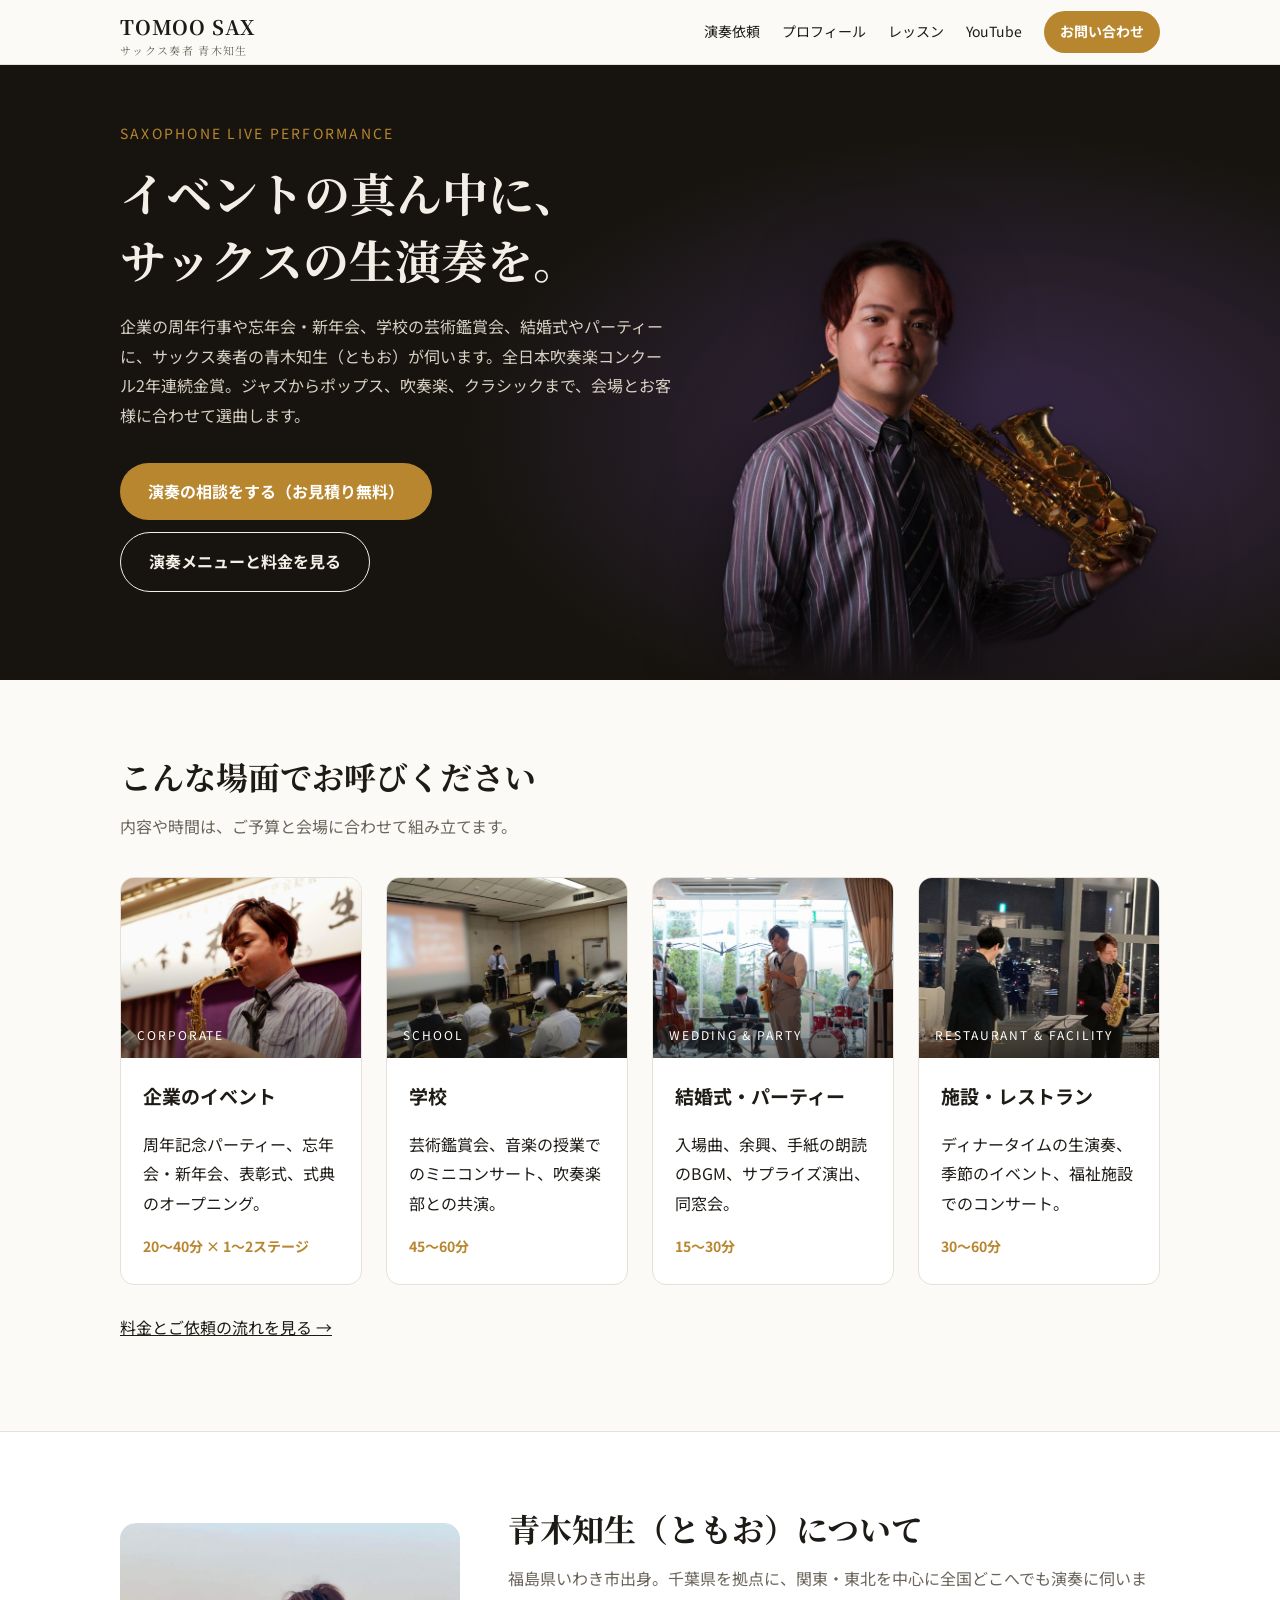
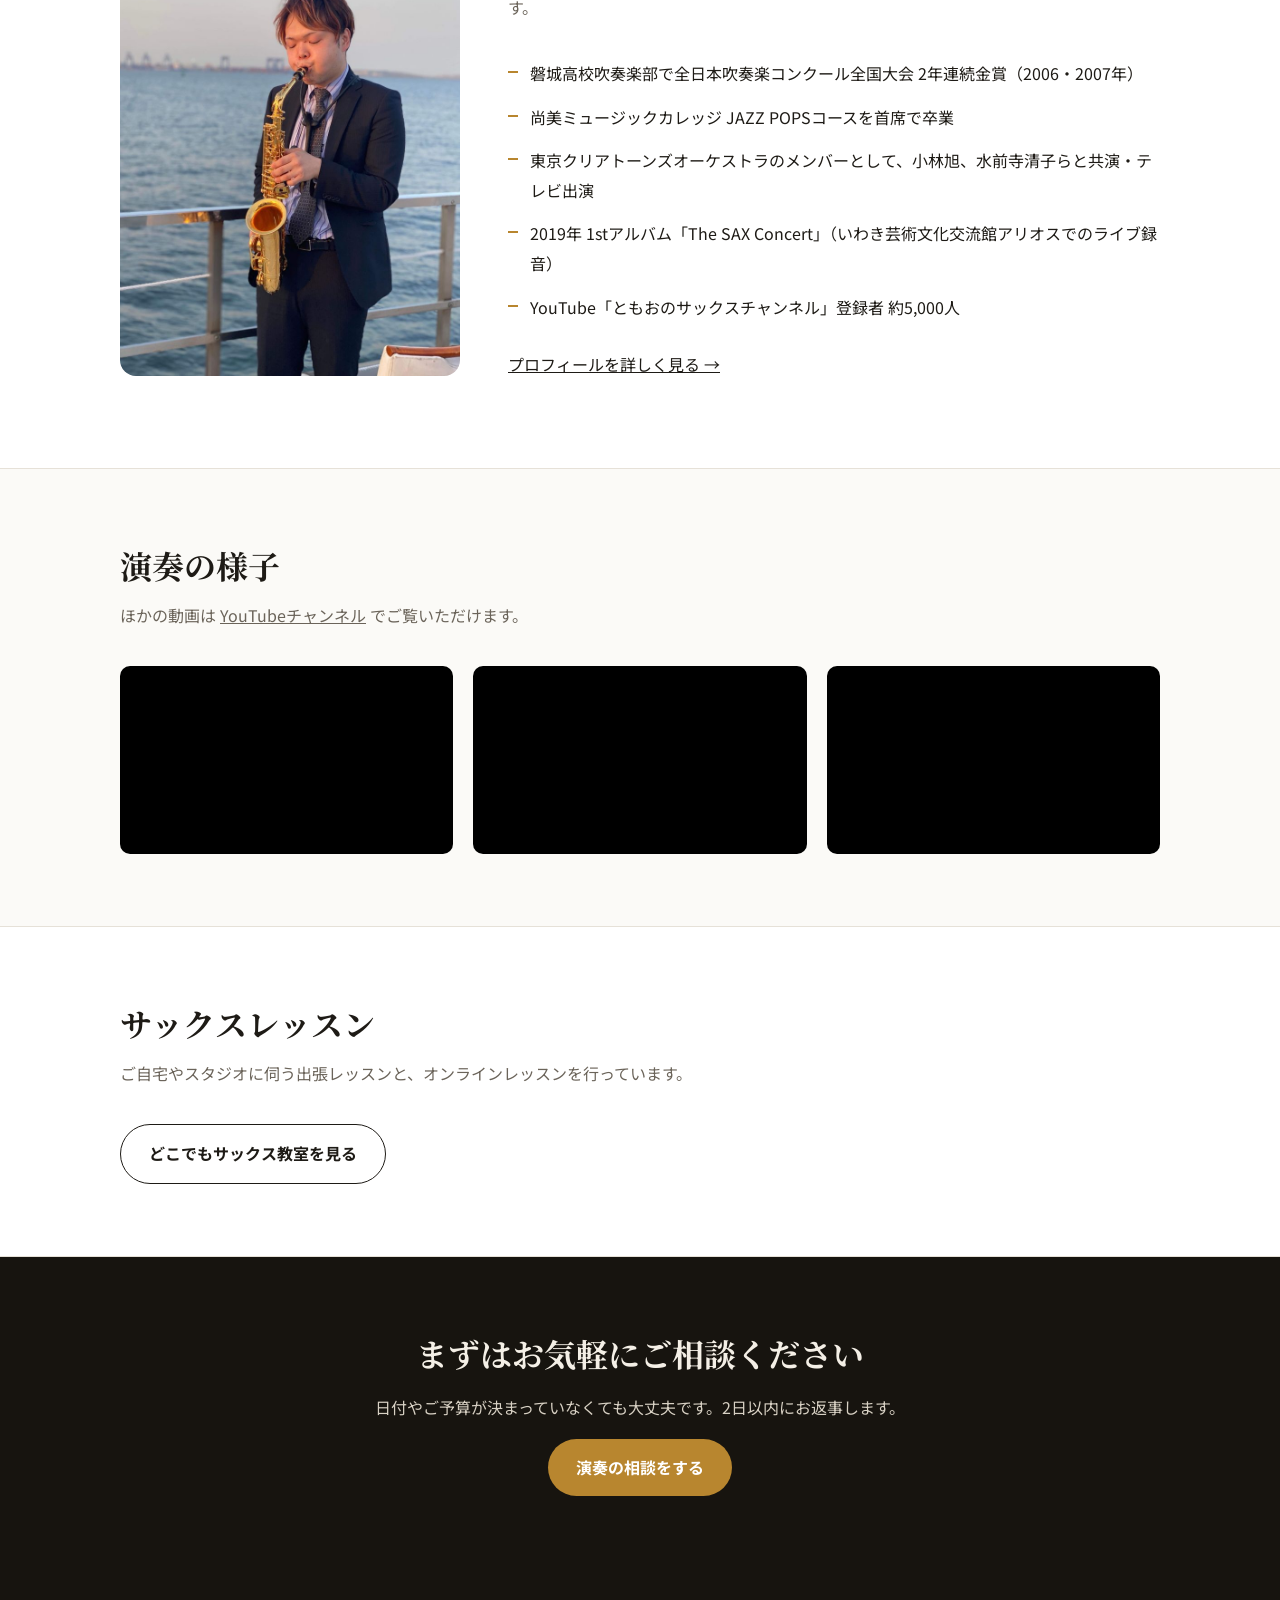
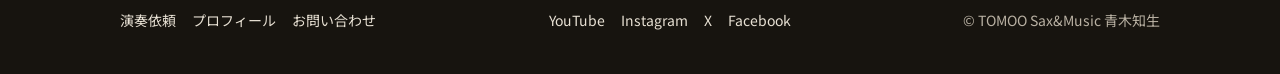
<file: index.html>
<!doctype html>
<html lang="ja">
<head>
<meta charset="utf-8">
<meta name="viewport" content="width=device-width, initial-scale=1">
<title>サックス奏者 青木知生（ともお）｜演奏依頼・企業イベント・学校公演</title>
<meta name="description" content="関東・東北を中心に全国で演奏するサックス奏者、青木知生（ともお）の公式サイト。企業の周年行事や忘年会、学校の芸術鑑賞会、結婚式やパーティーでの生演奏をお引き受けします。">
<link rel="preconnect" href="https://fonts.googleapis.com">
<link href="https://fonts.googleapis.com/css2?family=Noto+Sans+JP:wght@400;500;700&family=Noto+Serif+JP:wght@700&display=swap" rel="stylesheet">
<link rel="stylesheet" href="assets/style.css?v=20261027b">
</head>
<body>

<header class="site-header">
  <div class="wrap">
    <a class="logo" href="index.html">TOMOO SAX<small>サックス奏者 青木知生</small></a>
    <button class="nav-toggle" aria-label="メニュー" onclick="document.querySelector('.nav').classList.toggle('open')">MENU</button>
    <nav class="nav">
      <a href="play.html">演奏依頼</a>
      <a href="profile.html">プロフィール</a>
      <a href="https://peraichi.com/landing_pages/view/dokodemo-s-sax/" target="_blank" rel="noopener">レッスン</a>
      <a href="https://www.youtube.com/@tomoosax" target="_blank" rel="noopener">YouTube</a>
      <a class="btn" href="contact.html">お問い合わせ</a>
    </nav>
  </div>
</header>

<div class="hero with-photo cutout">
  <div class="wrap">
    <div>
    <p class="eyebrow">SAXOPHONE LIVE PERFORMANCE</p>
    <h1>イベントの真ん中に、<br>サックスの生演奏を。</h1>
    <p class="lead">企業の周年行事や忘年会・新年会、学校の芸術鑑賞会、結婚式やパーティーに、サックス奏者の青木知生（ともお）が伺います。全日本吹奏楽コンクール2年連続金賞。ジャズからポップス、吹奏楽、クラシックまで、会場とお客様に合わせて選曲します。</p>
    <div class="actions">
      <a class="btn" href="contact.html?type=perform">演奏の相談をする（お見積り無料）</a>
      <a class="btn ghost" href="play.html">演奏メニューと料金を見る</a>
    </div>
    </div>
    <div class="hero-cutout"><picture><source srcset="assets/img/portrait-cutout.webp" type="image/webp"><img src="assets/img/portrait-cutout.png" alt="アルトサックスを肩にかけたサックス奏者 青木知生" width="900" height="914" style="height:auto"></picture></div>
  </div>
</div>

<section>
  <div class="wrap">
    <h2>こんな場面でお呼びください</h2>
    <p class="sub">内容や時間は、ご予算と会場に合わせて組み立てます。</p>
    <div class="scenes">
      <div class="scene">
        <div class="photo corp has-img"><svg viewBox="0 0 64 64" fill="none" stroke-width="2" stroke-linecap="round" stroke-linejoin="round"><path d="M18 8h12l-1 14a5 5 0 0 1-10 0z"/><path d="M24 27v20M18 47h12"/><path d="M36 8h12l-1 14a5 5 0 0 1-10 0z" transform="rotate(12 42 20)"/><path d="M40 27l-3 20M33 46l11 2"/><path d="M30 4l2-3M34 5l3-2"/></svg><span class="tag">CORPORATE</span></div>
        <div class="body"><h3>企業のイベント</h3>
        <p>周年記念パーティー、忘年会・新年会、表彰式、式典のオープニング。</p>
        <p class="meta">20〜40分 × 1〜2ステージ</p></div>
      </div>
      <div class="scene">
        <div class="photo school has-img"><svg viewBox="0 0 64 64" fill="none" stroke-width="2" stroke-linecap="round" stroke-linejoin="round"><path d="M8 54h48M12 54V28l20-12 20 12v26"/><path d="M26 54V42h12v12"/><circle cx="32" cy="30" r="4"/><path d="M32 16V6l8 3-8 3"/></svg><span class="tag">SCHOOL</span></div>
        <div class="body"><h3>学校</h3>
        <p>芸術鑑賞会、音楽の授業でのミニコンサート、吹奏楽部との共演。</p>
        <p class="meta">45〜60分</p></div>
      </div>
      <div class="scene">
        <div class="photo wed has-img"><svg viewBox="0 0 64 64" fill="none" stroke-width="2" stroke-linecap="round" stroke-linejoin="round"><circle cx="25" cy="38" r="13"/><circle cx="39" cy="38" r="13"/><path d="M21 21l4-6 4 6"/></svg><span class="tag">WEDDING & PARTY</span></div>
        <div class="body"><h3>結婚式・パーティー</h3>
        <p>入場曲、余興、手紙の朗読のBGM、サプライズ演出、同窓会。</p>
        <p class="meta">15〜30分</p></div>
      </div>
      <div class="scene">
        <div class="photo rest has-img"><svg viewBox="0 0 64 64" fill="none" stroke-width="2" stroke-linecap="round" stroke-linejoin="round"><path d="M22 8h20l-2 18a8 8 0 0 1-16 0z"/><path d="M32 34v18M24 54h16"/><path d="M23 18h18"/></svg><span class="tag">RESTAURANT & FACILITY</span></div>
        <div class="body"><h3>施設・レストラン</h3>
        <p>ディナータイムの生演奏、季節のイベント、福祉施設でのコンサート。</p>
        <p class="meta">30〜60分</p></div>
      </div>
    </div>
    <p style="margin-top:28px"><a href="play.html">料金とご依頼の流れを見る →</a></p>
  </div>
</section>

<section class="alt">
  <div class="wrap">
<div class="split">
      <div class="portrait"><img src="assets/img/cruise.jpg" alt="クルーズ船のデッキでサックスを演奏する青木知生" loading="lazy"></div>
      <div>
    <h2>青木知生（ともお）について</h2>
    <p class="sub">福島県いわき市出身。千葉県を拠点に、関東・東北を中心に全国どこへでも演奏に伺います。</p>
    <ul class="highlights">
      <li>磐城高校吹奏楽部で全日本吹奏楽コンクール全国大会 2年連続金賞（2006・2007年）</li>
      <li>尚美ミュージックカレッジ JAZZ POPSコースを首席で卒業</li>
      <li>東京クリアトーンズオーケストラのメンバーとして、小林旭、水前寺清子らと共演・テレビ出演</li>
      <li>2019年 1stアルバム「The SAX Concert」（いわき芸術文化交流館アリオスでのライブ録音）</li>
      <li>YouTube「ともおのサックスチャンネル」登録者 約5,000人</li>
    </ul>
    <p style="margin-top:28px"><a href="profile.html">プロフィールを詳しく見る →</a></p>
        </div>
    </div>
  </div>
</section>

<section>
  <div class="wrap">
    <h2>演奏の様子</h2>
    <p class="sub">ほかの動画は <a href="https://www.youtube.com/@tomoosax" target="_blank" rel="noopener">YouTubeチャンネル</a> でご覧いただけます。</p>
    <div class="video-grid">
      <div class="video"><iframe src="https://www.youtube.com/embed/Qg5RARUeY1w" title="演奏動画" loading="lazy" allowfullscreen></iframe></div>
      <div class="video"><iframe src="https://www.youtube.com/embed/3jKmE4kuEbE" title="演奏動画" loading="lazy" allowfullscreen></iframe></div>
      <div class="video"><iframe src="https://www.youtube.com/embed/UOg9yYQGwys" title="演奏動画" loading="lazy" allowfullscreen></iframe></div>
    </div>
  </div>
</section>

<section class="alt">
  <div class="wrap">
    <h2>サックスレッスン</h2>
    <p class="sub">ご自宅やスタジオに伺う出張レッスンと、オンラインレッスンを行っています。</p>
    <a class="btn ghost" href="https://peraichi.com/landing_pages/view/dokodemo-s-sax/" target="_blank" rel="noopener">どこでもサックス教室を見る</a>
  </div>
</section>

<section class="cta">
  <div class="wrap">
    <h2>まずはお気軽にご相談ください</h2>
    <p>日付やご予算が決まっていなくても大丈夫です。2日以内にお返事します。</p>
    <a class="btn" href="contact.html?type=perform">演奏の相談をする</a>
  </div>
</section>

<footer class="site-footer">
  <div class="wrap">
    <div>
      <a href="play.html">演奏依頼</a><a href="profile.html">プロフィール</a><a href="contact.html">お問い合わせ</a>
    </div>
    <div>
      <a href="https://www.youtube.com/@tomoosax" target="_blank" rel="noopener">YouTube</a><a href="https://www.instagram.com/tomoosax">Instagram</a><a href="https://twitter.com/tomooaokisax">X</a><a href="https://www.facebook.com/tomoo.april">Facebook</a>
    </div>
    <div>© TOMOO Sax&amp;Music 青木知生</div>
  </div>
</footer>

</body>
</html>
</file>
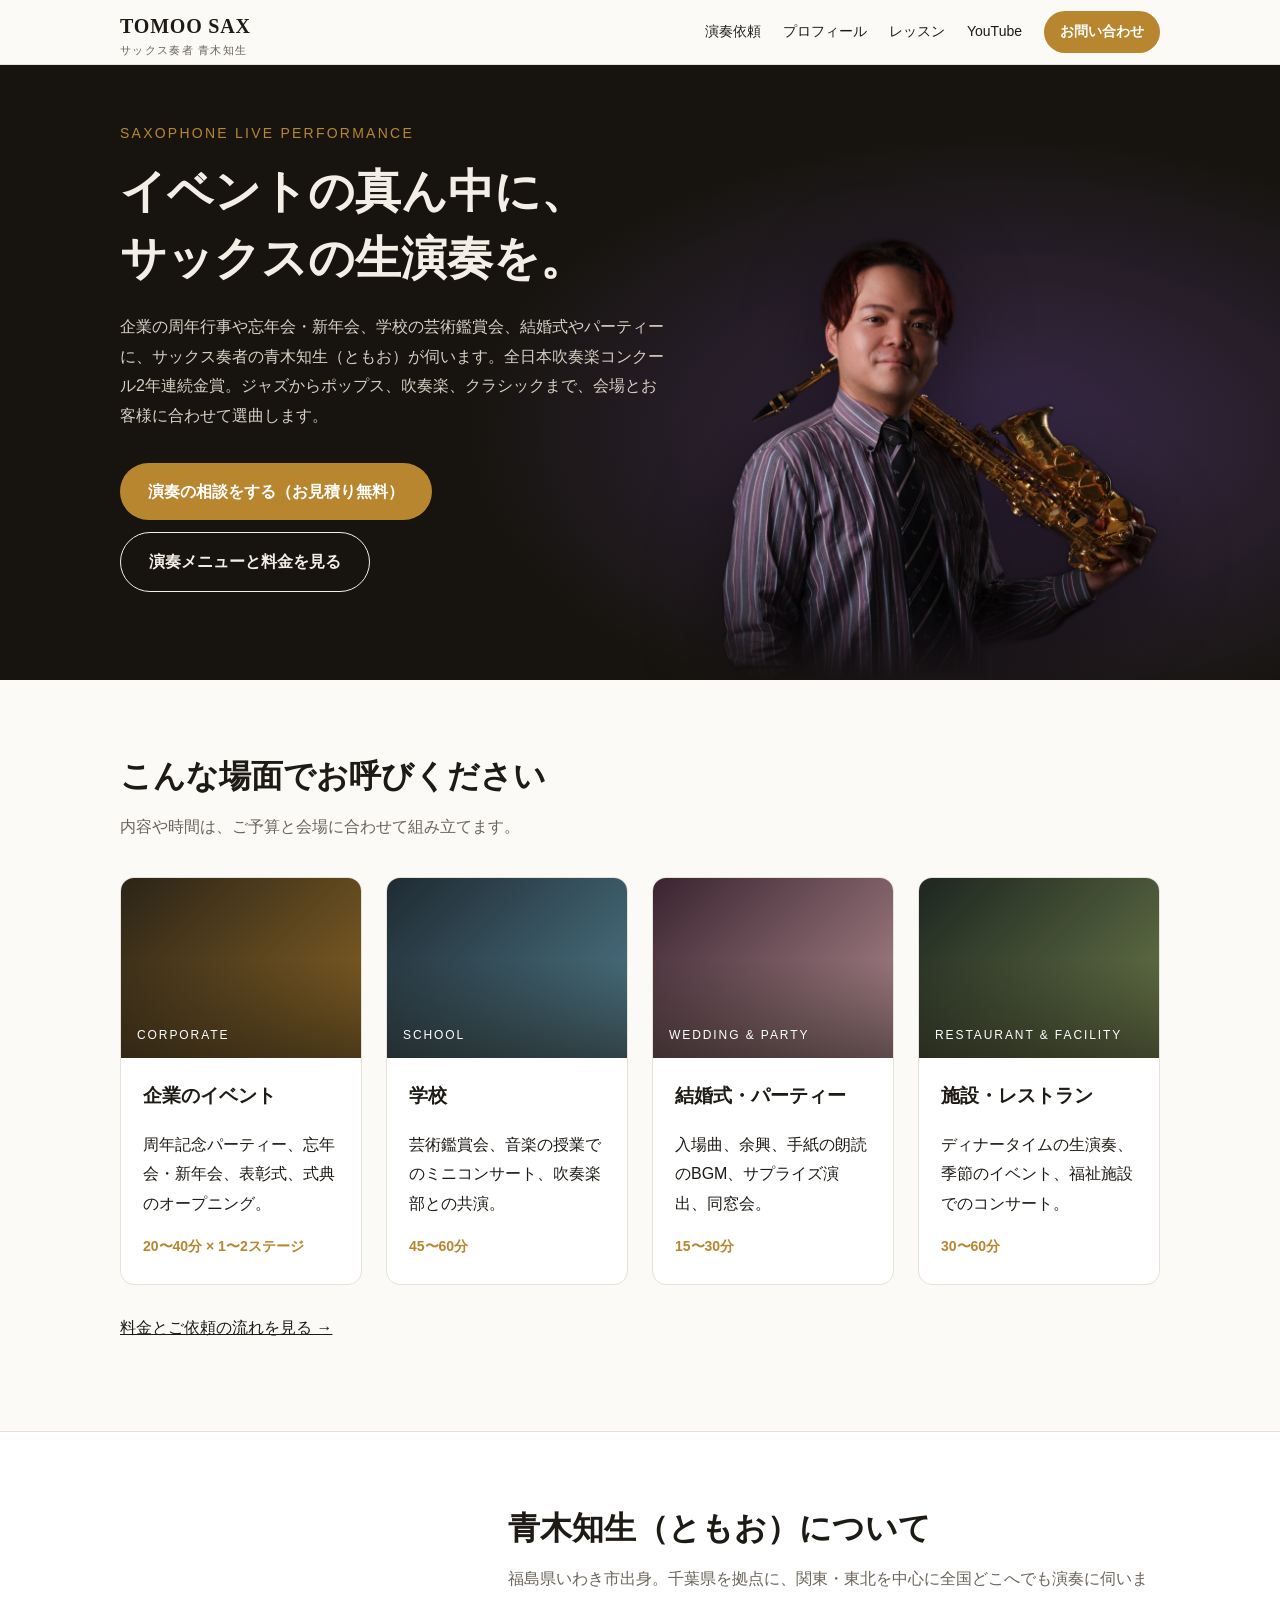
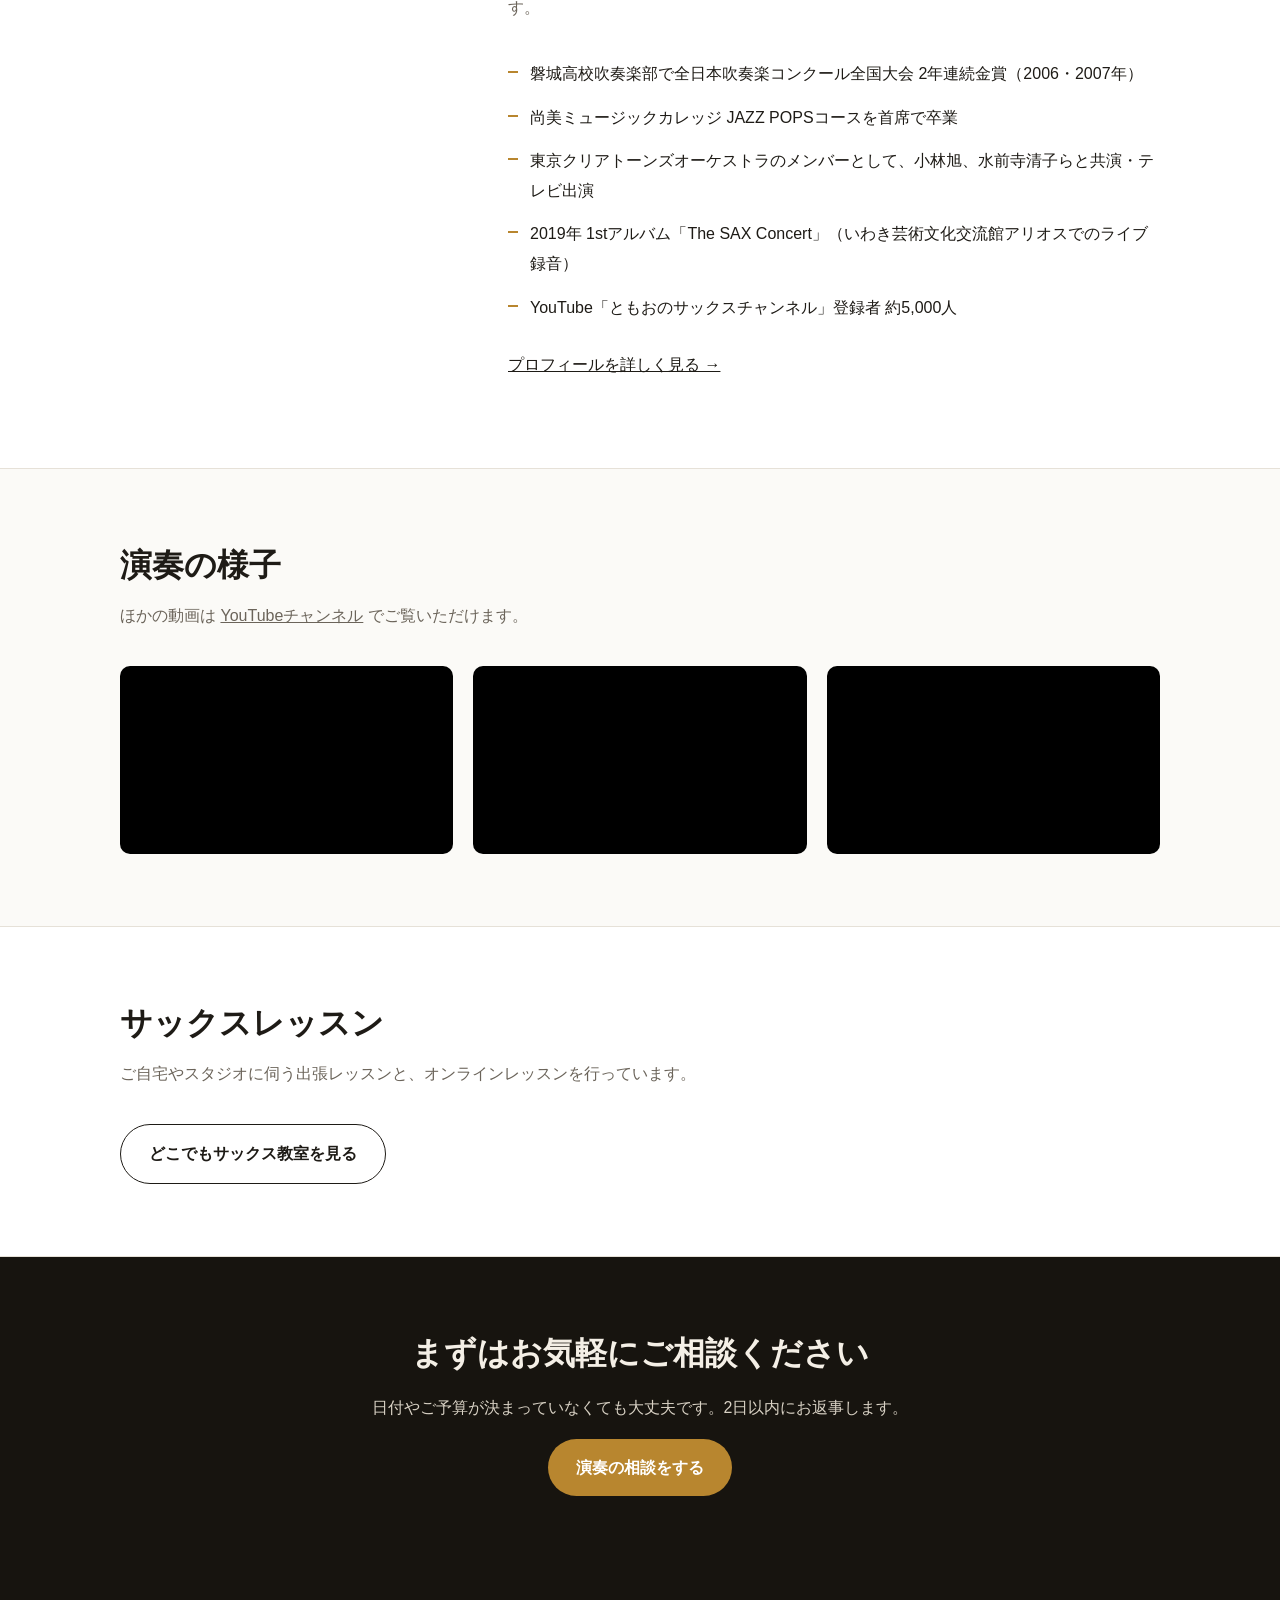
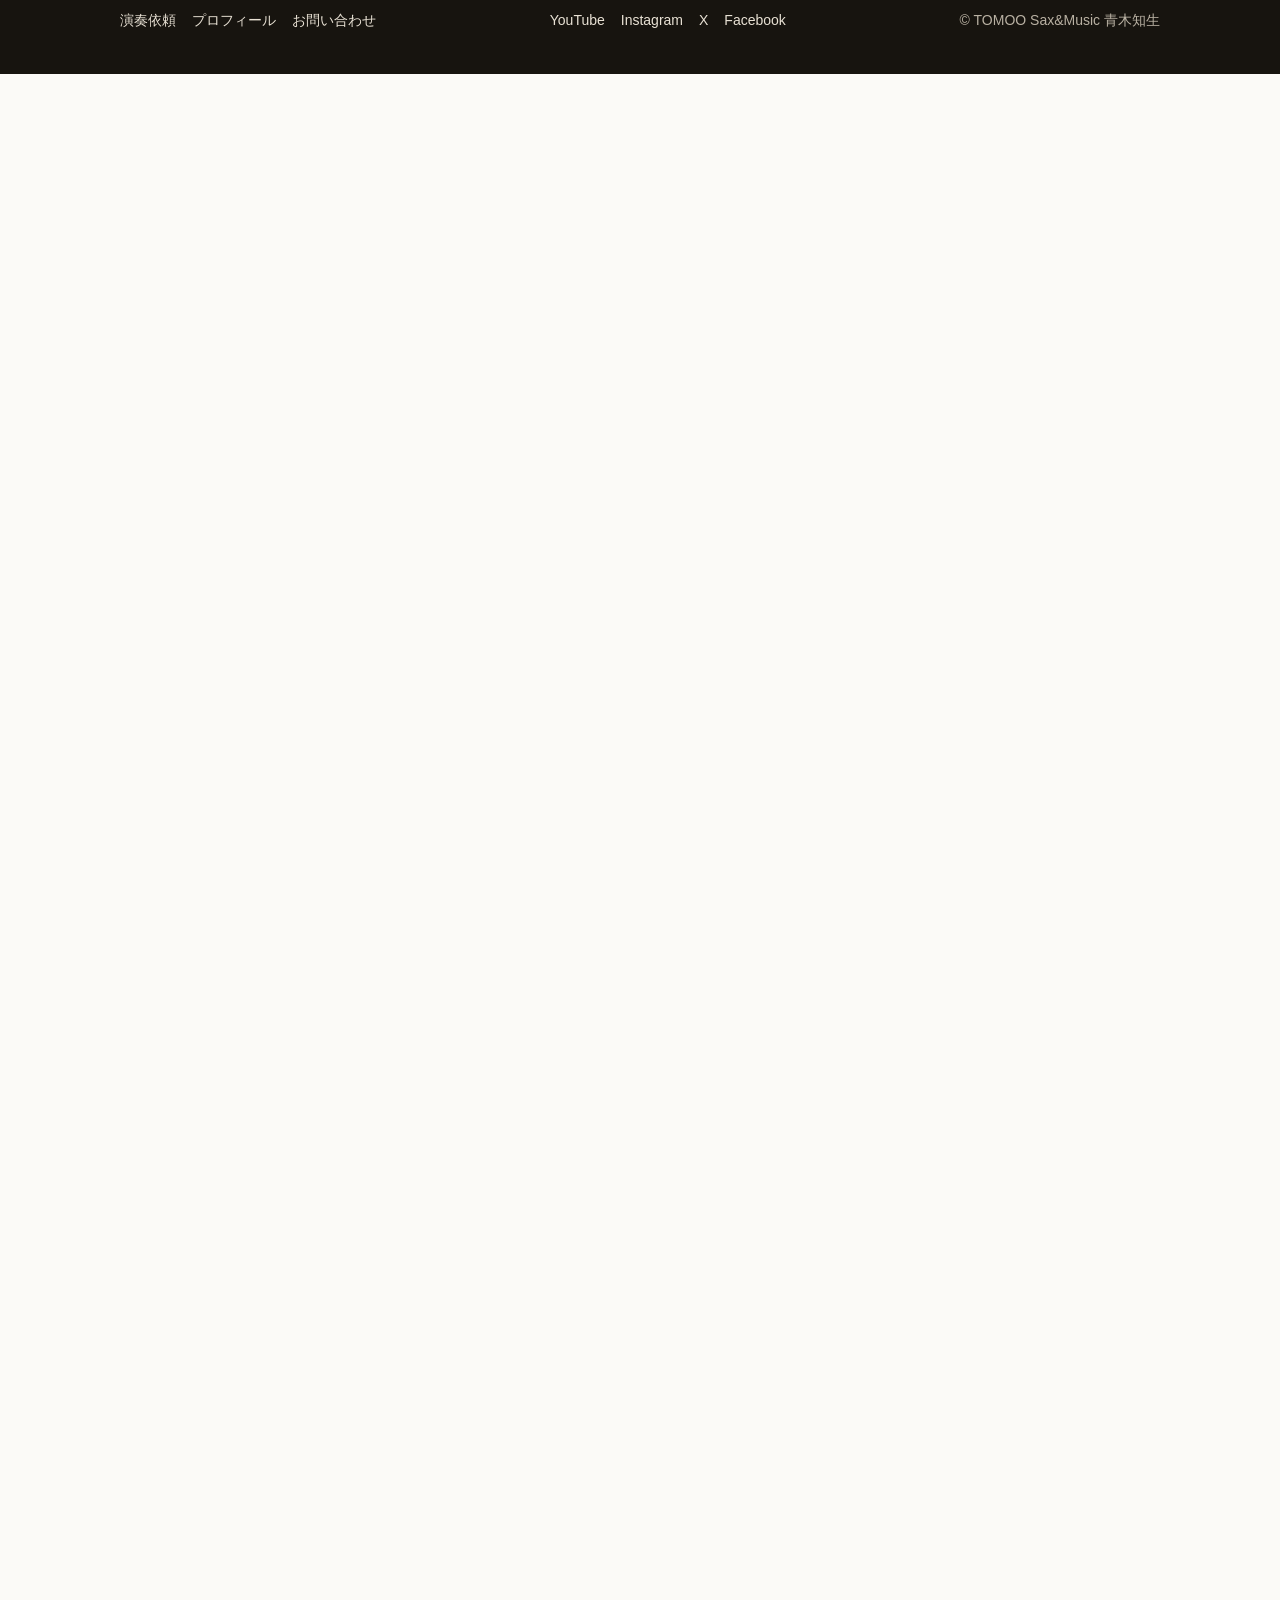
<file: blog/index.html>
<!doctype html>
<html lang="ja"><head><meta charset="utf-8">
<title>ページは移動しました｜サックス奏者 青木知生（ともお）</title>
<link rel="canonical" href="https://tomoosax.com/">
<meta http-equiv="refresh" content="0; url=../index.html">
</head><body><p><a href="../index.html">トップページへ移動します</a></p></body></html>
</file>
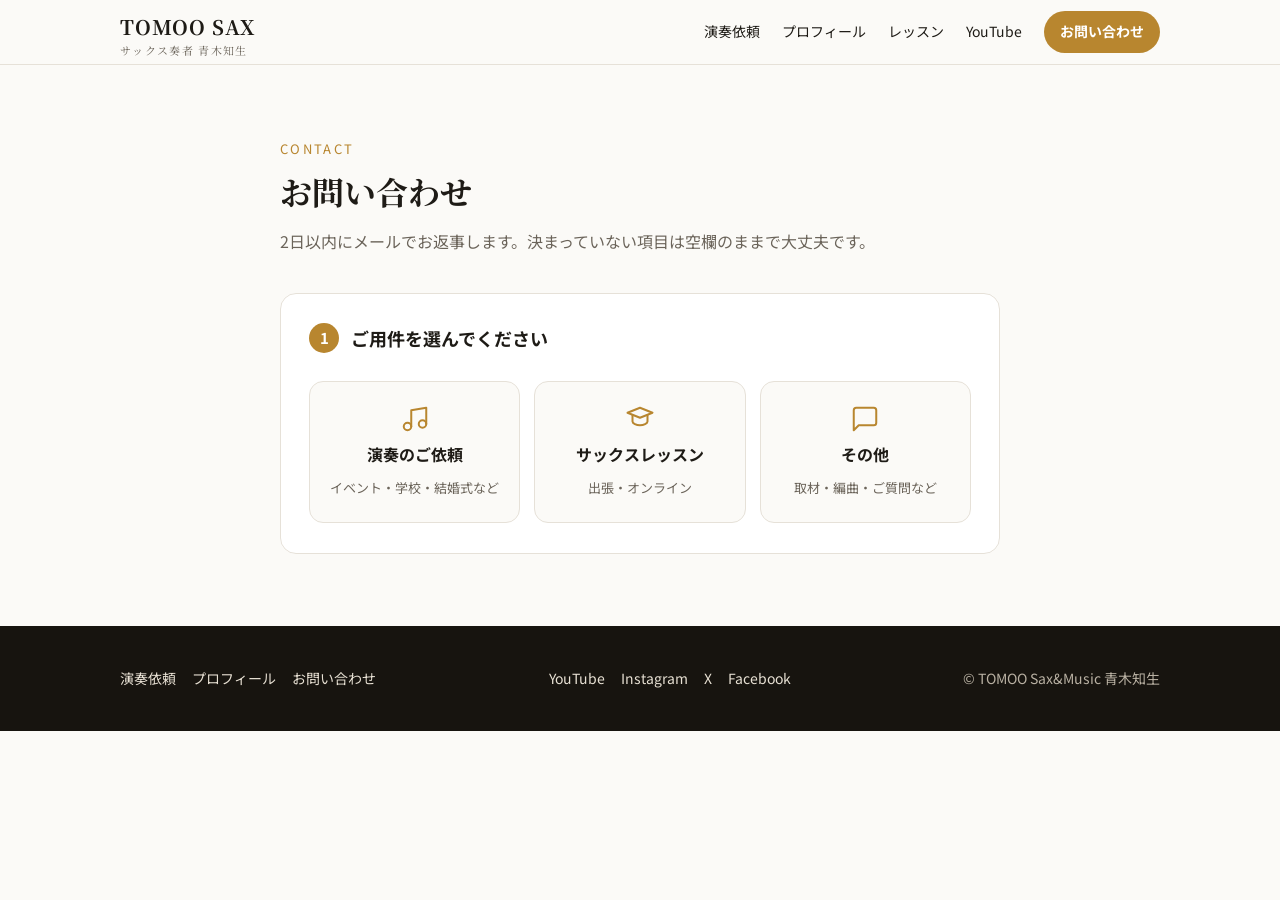
<file: contact.html>
<!doctype html>
<html lang="ja">
<head>
<meta charset="utf-8">
<meta name="viewport" content="width=device-width, initial-scale=1">
<title>お問い合わせ｜サックス奏者 青木知生（ともお）</title>
<meta name="description" content="演奏のご依頼、レッスン、ご質問はこちらから。2日以内にお返事します。">
<link rel="preconnect" href="https://fonts.googleapis.com">
<link href="https://fonts.googleapis.com/css2?family=Noto+Sans+JP:wght@400;500;700&family=Noto+Serif+JP:wght@700&display=swap" rel="stylesheet">
<link rel="stylesheet" href="assets/style.css?v=20261027b">
</head>
<body>

<header class="site-header">
  <div class="wrap">
    <a class="logo" href="index.html">TOMOO SAX<small>サックス奏者 青木知生</small></a>
    <button class="nav-toggle" aria-label="メニュー" onclick="document.querySelector('.nav').classList.toggle('open')">MENU</button>
    <nav class="nav">
      <a href="play.html">演奏依頼</a>
      <a href="profile.html">プロフィール</a>
      <a href="https://peraichi.com/landing_pages/view/dokodemo-s-sax/" target="_blank" rel="noopener">レッスン</a>
      <a href="https://www.youtube.com/@tomoosax" target="_blank" rel="noopener">YouTube</a>
      <a class="btn" href="contact.html">お問い合わせ</a>
    </nav>
  </div>
</header>

<section class="contact-page">
  <div class="wrap narrow">
    <p class="eyebrow-dark">CONTACT</p>
    <h2>お問い合わせ</h2>
    <p class="sub">2日以内にメールでお返事します。決まっていない項目は空欄のままで大丈夫です。</p>

    <form class="contact" id="contact-form" action="https://api.web3forms.com/submit" method="POST">
      <input type="hidden" name="access_key" value="23d27b51-87de-41e0-92f3-be9485057de4">
      <input type="hidden" name="subject" id="subject" value="【HP】お問い合わせがありました">
      <input type="hidden" name="from_name" value="tomoosax.com お問い合わせ">
      <input type="hidden" name="redirect" id="next-url" value="">
      <input type="checkbox" name="botcheck" style="display:none" tabindex="-1" autocomplete="off">

      <!-- STEP 1 -->
      <fieldset class="step">
        <legend><span class="num">1</span>ご用件を選んでください</legend>
        <div class="choice-grid">
          <label class="choice">
            <input type="radio" name="ご用件" value="演奏のご依頼" data-panel="perform" required>
            <span class="choice-body">
              <svg viewBox="0 0 24 24" fill="none" stroke-width="1.6" stroke-linecap="round" stroke-linejoin="round"><path d="M9 18V5l12-2v13"/><circle cx="6" cy="18" r="3"/><circle cx="18" cy="16" r="3"/></svg>
              <strong>演奏のご依頼</strong>
              <small>イベント・学校・結婚式など</small>
            </span>
          </label>
          <label class="choice">
            <input type="radio" name="ご用件" value="レッスン" data-panel="lesson">
            <span class="choice-body">
              <svg viewBox="0 0 24 24" fill="none" stroke-width="1.6" stroke-linecap="round" stroke-linejoin="round"><path d="M2 7l10-4 10 4-10 4z"/><path d="M6 9v5c0 1.5 3 3 6 3s6-1.5 6-3V9"/></svg>
              <strong>サックスレッスン</strong>
              <small>出張・オンライン</small>
            </span>
          </label>
          <label class="choice">
            <input type="radio" name="ご用件" value="その他" data-panel="other">
            <span class="choice-body">
              <svg viewBox="0 0 24 24" fill="none" stroke-width="1.6" stroke-linecap="round" stroke-linejoin="round"><path d="M21 15a2 2 0 0 1-2 2H7l-4 4V5a2 2 0 0 1 2-2h14a2 2 0 0 1 2 2z"/></svg>
              <strong>その他</strong>
              <small>取材・編曲・ご質問など</small>
            </span>
          </label>
        </div>
      </fieldset>

      <!-- STEP 2: 演奏 -->
      <fieldset class="step panel" data-panel="perform" hidden>
        <legend><span class="num">2</span>演奏の内容</legend>
        <div class="field">
          <span class="label">どんな場面ですか？</span>
          <div class="chips">
            <label><input type="radio" name="場面" value="企業のイベント" required><span>企業のイベント</span></label>
            <label><input type="radio" name="場面" value="学校"><span>学校</span></label>
            <label><input type="radio" name="場面" value="結婚式・パーティー"><span>結婚式・パーティー</span></label>
            <label><input type="radio" name="場面" value="施設・レストラン"><span>施設・レストラン</span></label>
            <label><input type="radio" name="場面" value="その他"><span>その他</span></label>
          </div>
        </div>
        <div class="row2">
          <label class="field"><span class="label">日付 <em>未定でも可</em></span><input name="日付" placeholder="例：2027年3月中旬"></label>
          <label class="field"><span class="label">会場 <em>市区町村まで</em></span><input name="会場" placeholder="例：千葉県柏市"></label>
        </div>
        <div class="row2">
          <label class="field"><span class="label">人数の目安</span>
            <select name="人数">
              <option value="">選んでください</option>
              <option>〜30名</option><option>30〜100名</option><option>100〜300名</option><option>300名以上</option><option>未定</option>
            </select>
          </label>
          <label class="field"><span class="label">ご予算</span>
            <select name="ご予算">
              <option value="">選んでください</option>
              <option>〜5万円</option><option>5〜10万円</option><option>10万円以上</option><option>相談したい</option>
            </select>
          </label>
        </div>
        <div class="field">
          <span class="label">編成のご希望</span>
          <div class="chips">
            <label><input type="radio" name="編成" value="サックスソロ"><span>サックスソロ</span></label>
            <label><input type="radio" name="編成" value="伴奏者つき"><span>ピアノなど伴奏者つき</span></label>
            <label><input type="radio" name="編成" value="バンド"><span>バンド</span></label>
            <label><input type="radio" name="編成" value="おまかせ"><span>おまかせ</span></label>
          </div>
        </div>
      </fieldset>

      <!-- STEP 2: レッスン -->
      <fieldset class="step panel" data-panel="lesson" hidden>
        <legend><span class="num">2</span>レッスンについて</legend>
        <div class="field">
          <span class="label">受け方</span>
          <div class="chips">
            <label><input type="radio" name="レッスン形式" value="出張（ご自宅・スタジオ）" required><span>出張（ご自宅・スタジオ）</span></label>
            <label><input type="radio" name="レッスン形式" value="オンライン"><span>オンライン</span></label>
            <label><input type="radio" name="レッスン形式" value="まだ決めていない"><span>まだ決めていない</span></label>
          </div>
        </div>
        <div class="field">
          <span class="label">サックスの経験</span>
          <div class="chips">
            <label><input type="radio" name="経験" value="はじめて"><span>はじめて</span></label>
            <label><input type="radio" name="経験" value="少し吹ける"><span>少し吹ける</span></label>
            <label><input type="radio" name="経験" value="経験者・吹奏楽部"><span>経験者・吹奏楽部</span></label>
          </div>
        </div>
        <div class="row2">
          <label class="field"><span class="label">お住まいの地域</span><input name="地域" placeholder="例：我孫子市"></label>
          <label class="field"><span class="label">ご希望の曜日・時間帯</span><input name="希望の日時" placeholder="例：平日の夜、土曜の午前"></label>
        </div>
      </fieldset>

      <!-- STEP 3 -->
      <fieldset class="step panel" data-panel="perform lesson other" hidden>
        <legend><span class="num" data-num>3</span>ご連絡先</legend>
        <div class="row2">
          <label class="field"><span class="label">お名前 <b>必須</b></span><input name="お名前" autocomplete="name" required></label>
          <label class="field"><span class="label">ふりがな</span><input name="ふりがな"></label>
        </div>
        <label class="field" data-show="perform other"><span class="label">会社名・学校名</span><input name="会社名・学校名" autocomplete="organization"></label>
        <div class="row2">
          <label class="field"><span class="label">メールアドレス <b>必須</b></span><input type="email" name="email" autocomplete="email" required></label>
          <label class="field"><span class="label">電話番号</span><input type="tel" name="電話番号" autocomplete="tel"></label>
        </div>
        <label class="field"><span class="label" id="msg-label">ご希望や詳細</span><textarea name="内容" id="msg"></textarea></label>
      </fieldset>

      <div class="submit-row" hidden>
        <button class="btn" type="submit" id="submit-btn">この内容で送信する</button>
        <p class="note" id="submit-note">送信後、確認のページに切り替わります。</p>
      </div>
    </form>
    <script>
    (function () {
      var form = document.getElementById('contact-form');
      document.getElementById('next-url').value = new URL('thanks.html', location.href).href;
      var placeholders = {
        perform: 'イベントの流れ、演奏してほしい場面、リクエスト曲、音響や電源のことなど',
        lesson: '吹いてみたい曲、目標、楽器を持っているかなど',
        other: 'ご用件をお書きください'
      };
      function show(key) {
        form.querySelectorAll('.panel').forEach(function (p) {
          var on = p.dataset.panel.split(' ').indexOf(key) >= 0;
          p.hidden = !on;
          p.querySelectorAll('input, select, textarea').forEach(function (el) { el.disabled = !on; });
        });
        form.querySelectorAll('[data-show]').forEach(function (el) {
          var on = el.dataset.show.split(' ').indexOf(key) >= 0;
          el.hidden = !on;
          el.querySelectorAll('input').forEach(function (i) { i.disabled = !on; });
        });
        form.querySelector('[data-num]').textContent = key === 'other' ? '2' : '3';
        document.getElementById('msg').placeholder = placeholders[key];
        document.getElementById('msg-label').textContent = key === 'other' ? 'お問い合わせ内容' : 'ご希望や詳細';
        document.getElementById('subject').value = '【HP】' + ({perform: '演奏のご依頼', lesson: 'レッスンのお問い合わせ', other: 'お問い合わせ'})[key];
        form.querySelector('.submit-row').hidden = false;
      }
      form.querySelectorAll('input[name="ご用件"]').forEach(function (r) {
        r.addEventListener('change', function () { show(r.dataset.panel); });
      });
      form.querySelectorAll('.panel input, .panel select, .panel textarea').forEach(function (el) { el.disabled = true; });
      var pre = new URLSearchParams(location.search).get('type');
      var target = pre && form.querySelector('input[data-panel="' + pre + '"]');
      if (target) { target.checked = true; show(pre); }

      // 送信中の表示（連打を防いで待ってもらう）
      var btn = document.getElementById('submit-btn');
      var note = document.getElementById('submit-note');
      var btnText = btn.textContent, noteText = note.textContent;
      form.addEventListener('submit', function (e) {
        if (btn.disabled) { e.preventDefault(); return; }
        btn.disabled = true;
        btn.textContent = '送信中です…';
        btn.style.opacity = '0.6';
        btn.style.cursor = 'wait';
        note.textContent = '送信に数秒かかることがあります。画面を閉じずにそのままお待ちください。';
      });
      // 「戻る」で戻ってきたときはボタンを元に戻す
      window.addEventListener('pageshow', function () {
        btn.disabled = false;
        btn.textContent = btnText;
        btn.style.opacity = '';
        btn.style.cursor = '';
        note.textContent = noteText;
      });
    })();
    </script>
  </div>
</section>

<footer class="site-footer">
  <div class="wrap">
    <div>
      <a href="play.html">演奏依頼</a><a href="profile.html">プロフィール</a><a href="contact.html">お問い合わせ</a>
    </div>
    <div>
      <a href="https://www.youtube.com/@tomoosax" target="_blank" rel="noopener">YouTube</a><a href="https://www.instagram.com/tomoosax">Instagram</a><a href="https://twitter.com/tomooaokisax">X</a><a href="https://www.facebook.com/tomoo.april">Facebook</a>
    </div>
    <div>© TOMOO Sax&amp;Music 青木知生</div>
  </div>
</footer>

</body>
</html>
</file>
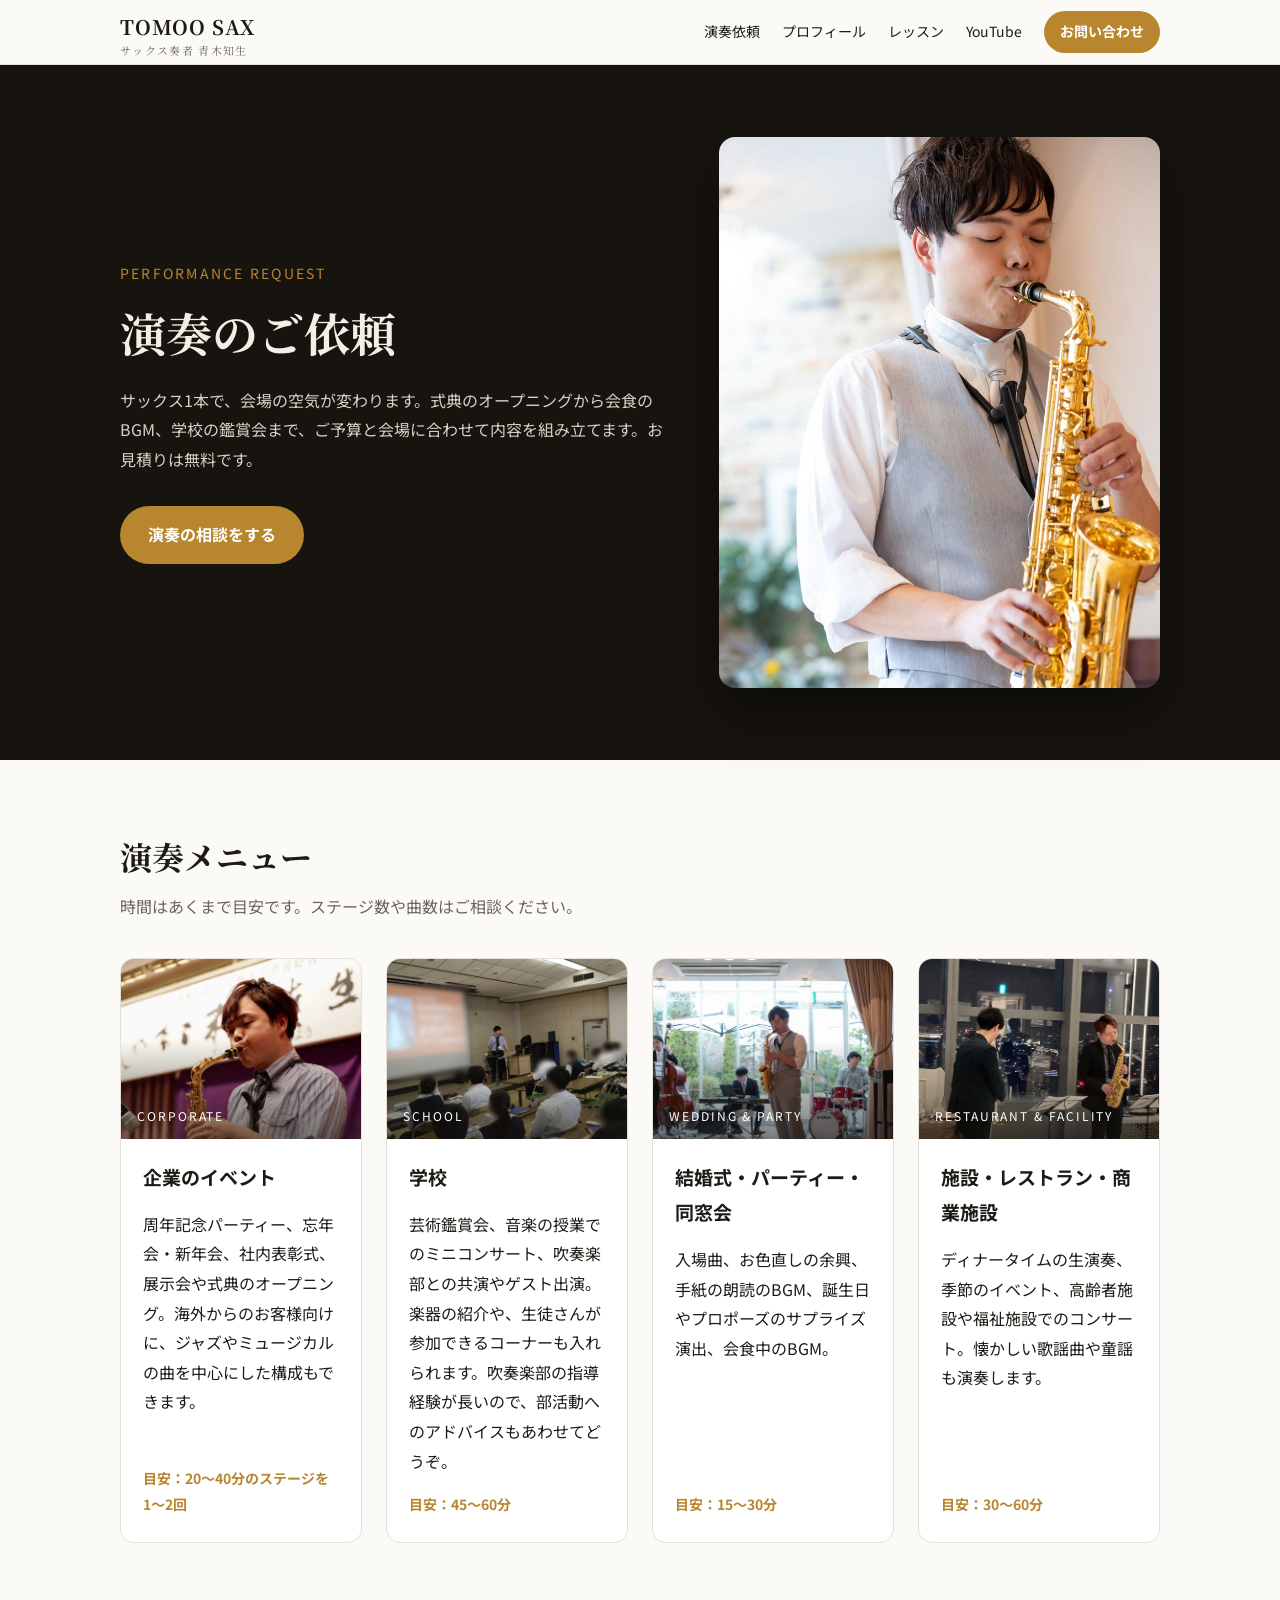
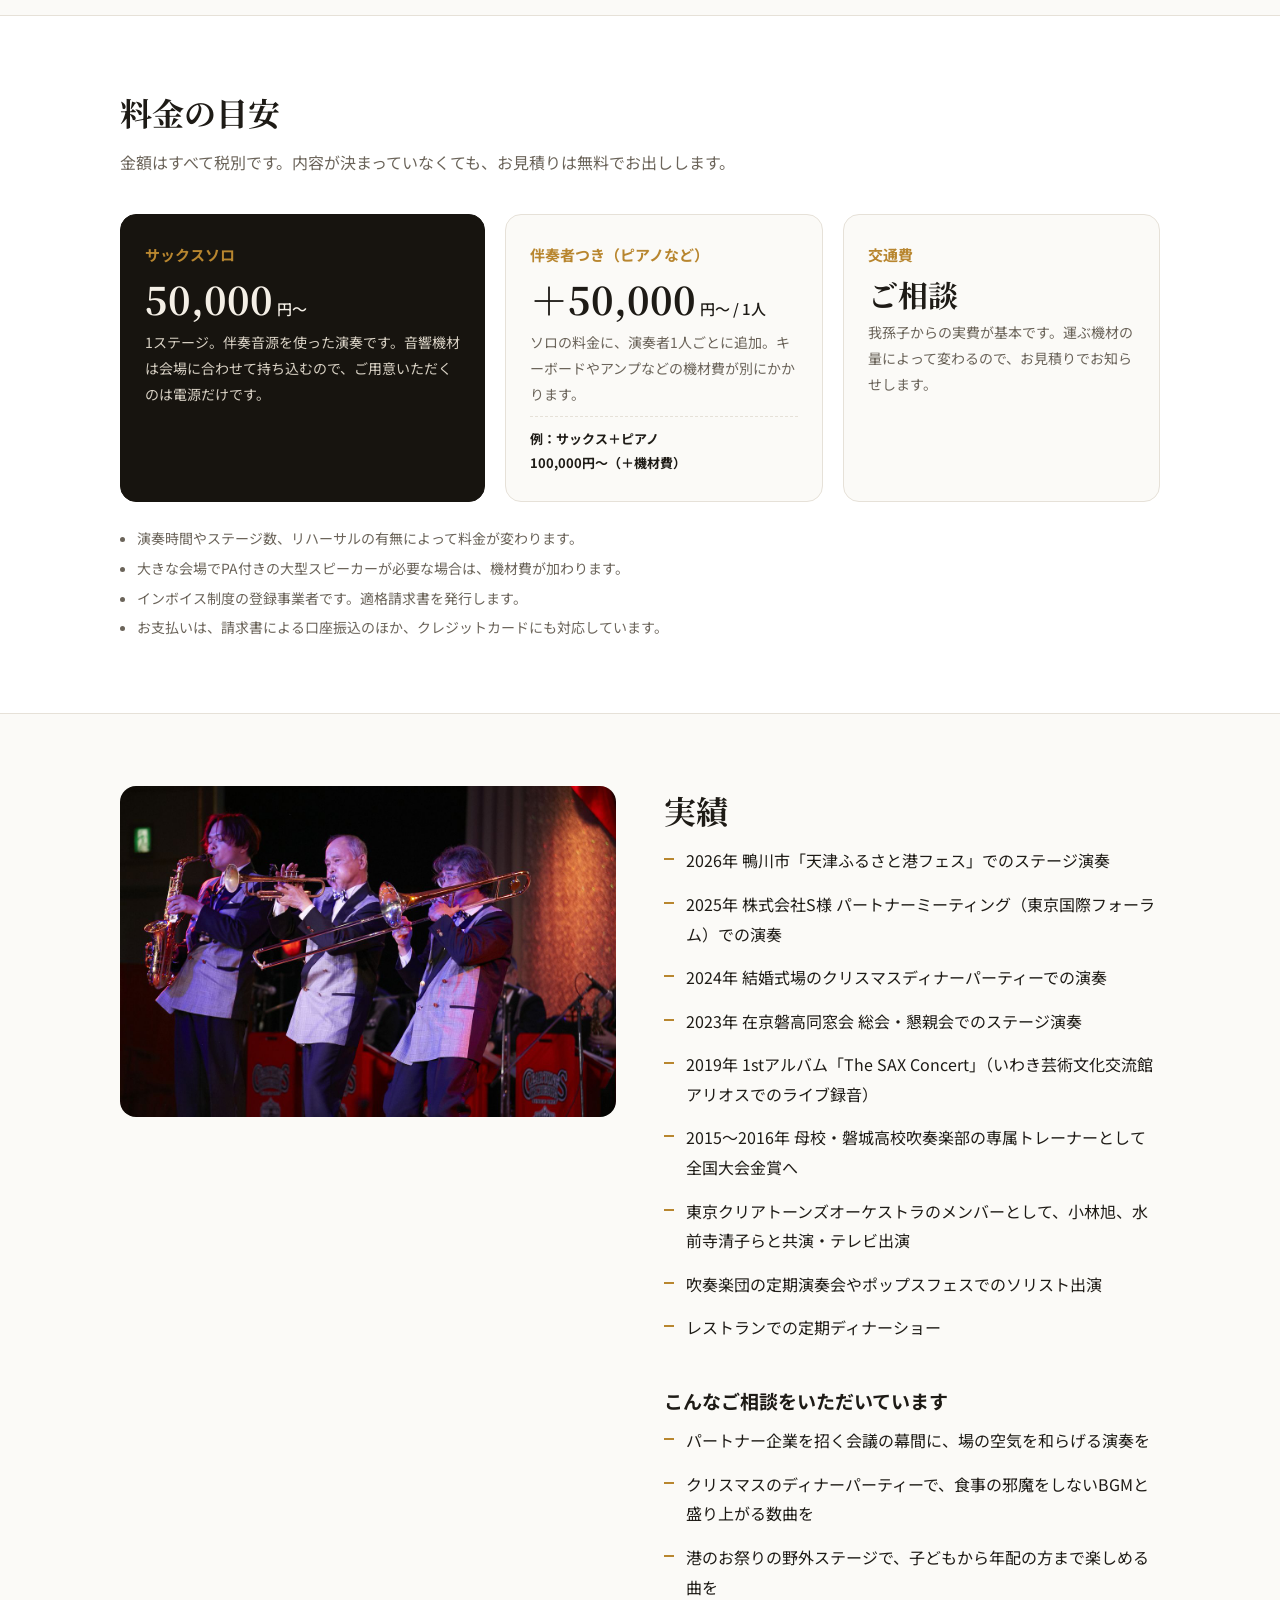
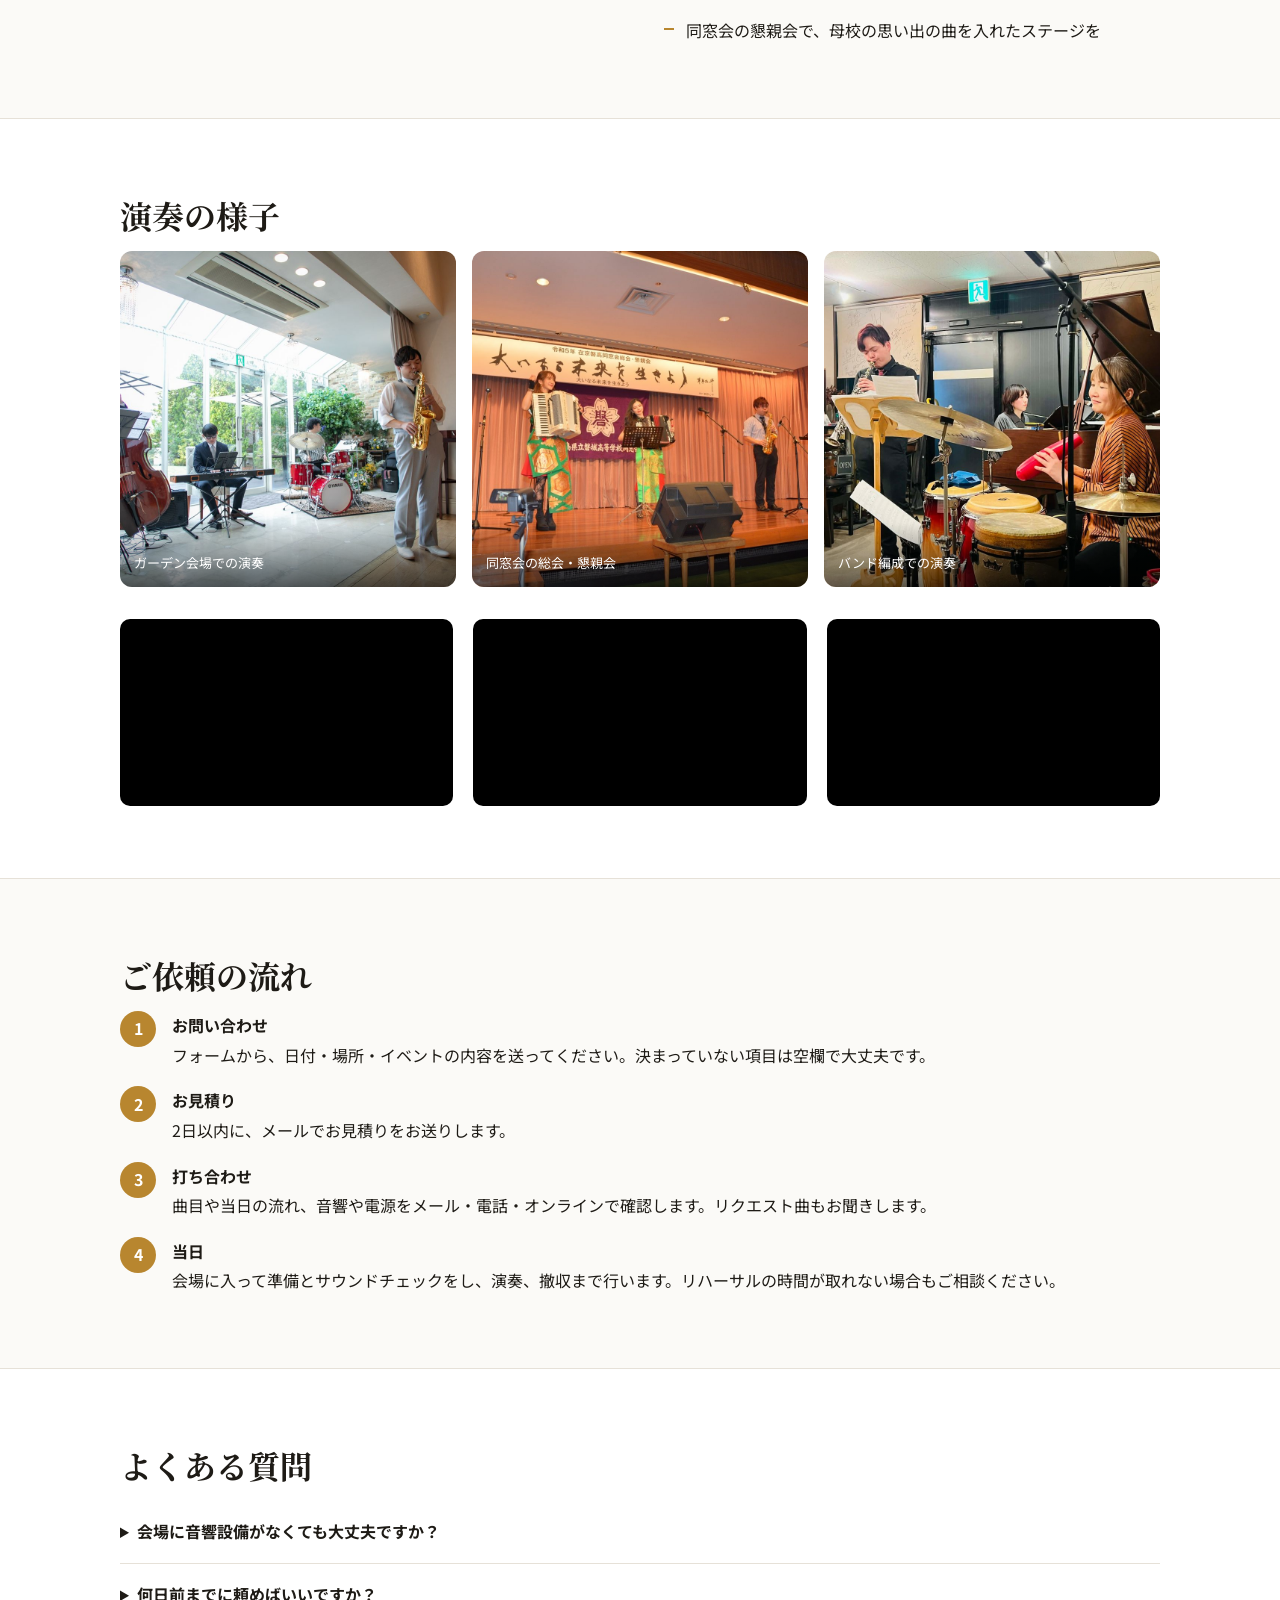
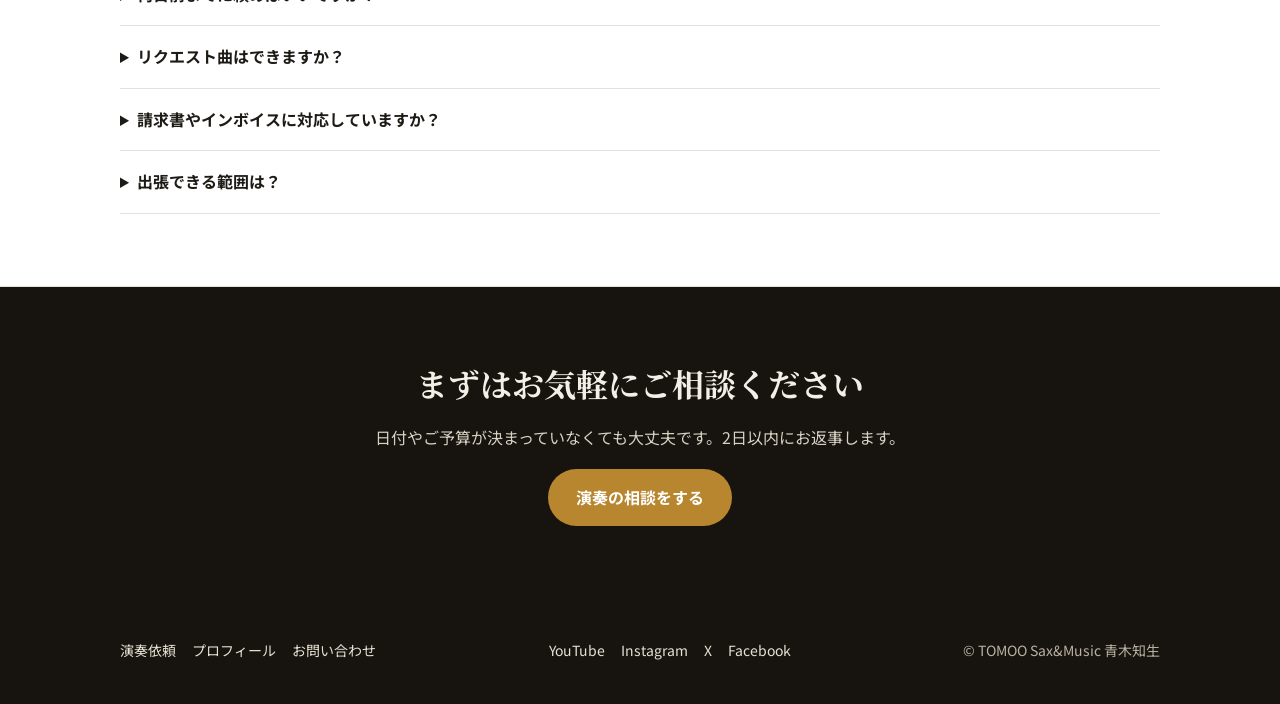
<file: play.html>
<!doctype html>
<html lang="ja">
<head>
<meta charset="utf-8">
<meta name="viewport" content="width=device-width, initial-scale=1">
<title>演奏依頼・料金｜サックス奏者 青木知生（ともお）</title>
<meta name="description" content="企業の周年行事・忘年会、学校の芸術鑑賞会、結婚式やパーティーでのサックス生演奏。演奏メニュー、料金の目安、ご依頼の流れ。">
<link rel="preconnect" href="https://fonts.googleapis.com">
<link href="https://fonts.googleapis.com/css2?family=Noto+Sans+JP:wght@400;500;700&family=Noto+Serif+JP:wght@700&display=swap" rel="stylesheet">
<link rel="stylesheet" href="assets/style.css?v=20261027b">
</head>
<body>

<header class="site-header">
  <div class="wrap">
    <a class="logo" href="index.html">TOMOO SAX<small>サックス奏者 青木知生</small></a>
    <button class="nav-toggle" aria-label="メニュー" onclick="document.querySelector('.nav').classList.toggle('open')">MENU</button>
    <nav class="nav">
      <a href="play.html">演奏依頼</a>
      <a href="profile.html">プロフィール</a>
      <a href="https://peraichi.com/landing_pages/view/dokodemo-s-sax/" target="_blank" rel="noopener">レッスン</a>
      <a href="https://www.youtube.com/@tomoosax" target="_blank" rel="noopener">YouTube</a>
      <a class="btn" href="contact.html">お問い合わせ</a>
    </nav>
  </div>
</header>

<div class="hero with-photo">
  <div class="wrap">
    <div>
    <p class="eyebrow">PERFORMANCE REQUEST</p>
    <h1>演奏のご依頼</h1>
    <p class="lead">サックス1本で、会場の空気が変わります。式典のオープニングから会食のBGM、学校の鑑賞会まで、ご予算と会場に合わせて内容を組み立てます。お見積りは無料です。</p>
    <div class="actions">
      <a class="btn" href="contact.html?type=perform">演奏の相談をする</a>
    </div>
    </div>
    <div class="hero-photo face-top"><img src="assets/img/play-hero.jpg" alt="ベスト姿でアルトサックスを演奏する青木知生"></div>
  </div>
</div>

<section>
  <div class="wrap">
    <h2>演奏メニュー</h2>
    <p class="sub">時間はあくまで目安です。ステージ数や曲数はご相談ください。</p>
    <div class="scenes">
      <div class="scene">
        <div class="photo corp has-img"><svg viewBox="0 0 64 64" fill="none" stroke-width="2" stroke-linecap="round" stroke-linejoin="round"><path d="M18 8h12l-1 14a5 5 0 0 1-10 0z"/><path d="M24 27v20M18 47h12"/><path d="M36 8h12l-1 14a5 5 0 0 1-10 0z" transform="rotate(12 42 20)"/><path d="M40 27l-3 20M33 46l11 2"/><path d="M30 4l2-3M34 5l3-2"/></svg><span class="tag">CORPORATE</span></div>
        <div class="body"><h3>企業のイベント</h3>
        <p>周年記念パーティー、忘年会・新年会、社内表彰式、展示会や式典のオープニング。海外からのお客様向けに、ジャズやミュージカルの曲を中心にした構成もできます。</p>
        <p class="meta">目安：20〜40分のステージを1〜2回</p></div>
      </div>
      <div class="scene">
        <div class="photo school has-img"><svg viewBox="0 0 64 64" fill="none" stroke-width="2" stroke-linecap="round" stroke-linejoin="round"><path d="M8 54h48M12 54V28l20-12 20 12v26"/><path d="M26 54V42h12v12"/><circle cx="32" cy="30" r="4"/><path d="M32 16V6l8 3-8 3"/></svg><span class="tag">SCHOOL</span></div>
        <div class="body"><h3>学校</h3>
        <p>芸術鑑賞会、音楽の授業でのミニコンサート、吹奏楽部との共演やゲスト出演。楽器の紹介や、生徒さんが参加できるコーナーも入れられます。吹奏楽部の指導経験が長いので、部活動へのアドバイスもあわせてどうぞ。</p>
        <p class="meta">目安：45〜60分</p></div>
      </div>
      <div class="scene">
        <div class="photo wed has-img"><svg viewBox="0 0 64 64" fill="none" stroke-width="2" stroke-linecap="round" stroke-linejoin="round"><circle cx="25" cy="38" r="13"/><circle cx="39" cy="38" r="13"/><path d="M21 21l4-6 4 6"/></svg><span class="tag">WEDDING & PARTY</span></div>
        <div class="body"><h3>結婚式・パーティー・同窓会</h3>
        <p>入場曲、お色直しの余興、手紙の朗読のBGM、誕生日やプロポーズのサプライズ演出、会食中のBGM。</p>
        <p class="meta">目安：15〜30分</p></div>
      </div>
      <div class="scene">
        <div class="photo rest has-img"><svg viewBox="0 0 64 64" fill="none" stroke-width="2" stroke-linecap="round" stroke-linejoin="round"><path d="M22 8h20l-2 18a8 8 0 0 1-16 0z"/><path d="M32 34v18M24 54h16"/><path d="M23 18h18"/></svg><span class="tag">RESTAURANT & FACILITY</span></div>
        <div class="body"><h3>施設・レストラン・商業施設</h3>
        <p>ディナータイムの生演奏、季節のイベント、高齢者施設や福祉施設でのコンサート。懐かしい歌謡曲や童謡も演奏します。</p>
        <p class="meta">目安：30〜60分</p></div>
      </div>
    </div>
  </div>
</section>

<section class="alt">
  <div class="wrap">
    <h2>料金の目安</h2>
    <p class="sub">金額はすべて税別です。内容が決まっていなくても、お見積りは無料でお出しします。</p>
    <div class="price-cards">
      <div class="price-card main">
        <p class="pc-label">サックスソロ</p>
        <p class="pc-amount">50,000<span>円〜</span></p>
        <p class="pc-desc">1ステージ。伴奏音源を使った演奏です。音響機材は会場に合わせて持ち込むので、ご用意いただくのは電源だけです。</p>
      </div>
      <div class="price-card">
        <p class="pc-label">伴奏者つき（ピアノなど）</p>
        <p class="pc-amount">＋50,000<span>円〜 / 1人</span></p>
        <p class="pc-desc">ソロの料金に、演奏者1人ごとに追加。キーボードやアンプなどの機材費が別にかかります。</p>
        <p class="pc-example">例：サックス＋ピアノ<br>100,000円〜（＋機材費）</p>
      </div>
      <div class="price-card">
        <p class="pc-label">交通費</p>
        <p class="pc-amount small">ご相談</p>
        <p class="pc-desc">我孫子からの実費が基本です。運ぶ機材の量によって変わるので、お見積りでお知らせします。</p>
      </div>
    </div>
    <ul class="price-notes">
      <li>演奏時間やステージ数、リハーサルの有無によって料金が変わります。</li>
      <li>大きな会場でPA付きの大型スピーカーが必要な場合は、機材費が加わります。</li>
      <li>インボイス制度の登録事業者です。適格請求書を発行します。</li>
      <li>お支払いは、請求書による口座振込のほか、クレジットカードにも対応しています。</li>
    </ul>
  </div>
</section>

<section>
  <div class="wrap">
<div class="split wide">
      <div class="portrait"><img src="assets/img/cleartones.jpg" alt="東京クリアトーンズオーケストラのステージでサックスを演奏する青木知生" loading="lazy"></div>
      <div>
    <h2>実績</h2>
    <ul class="highlights">
      <li>2026年 鴨川市「天津ふるさと港フェス」でのステージ演奏</li>
      <li>2025年 株式会社S様 パートナーミーティング（東京国際フォーラム）での演奏</li>
      <li>2024年 結婚式場のクリスマスディナーパーティーでの演奏</li>
      <li>2023年 在京磐高同窓会 総会・懇親会でのステージ演奏</li>
      <li>2019年 1stアルバム「The SAX Concert」（いわき芸術文化交流館アリオスでのライブ録音）</li>
      <li>2015〜2016年 母校・磐城高校吹奏楽部の専属トレーナーとして全国大会金賞へ</li>
      <li>東京クリアトーンズオーケストラのメンバーとして、小林旭、水前寺清子らと共演・テレビ出演</li>
      <li>吹奏楽団の定期演奏会やポップスフェスでのソリスト出演</li>
      <li>レストランでの定期ディナーショー</li>
    </ul>
    <h3 style="margin-top:40px">こんなご相談をいただいています</h3>
    <ul class="highlights">
      <li>パートナー企業を招く会議の幕間に、場の空気を和らげる演奏を</li>
      <li>クリスマスのディナーパーティーで、食事の邪魔をしないBGMと盛り上がる数曲を</li>
      <li>港のお祭りの野外ステージで、子どもから年配の方まで楽しめる曲を</li>
      <li>同窓会の懇親会で、母校の思い出の曲を入れたステージを</li>
    </ul>
        </div>
    </div>
  </div>
</section>

<section class="alt">
  <div class="wrap">
    <h2>演奏の様子</h2>
    <div class="gallery">
      <figure><img src="assets/img/gallery-garden.jpg" alt="ガーデン会場でジャズバンドと演奏する青木知生" loading="lazy"><figcaption>ガーデン会場での演奏</figcaption></figure>
      <figure><img src="assets/img/gallery-dosokai-stage.jpg" alt="アコーディオン奏者と共演する同窓会のステージ" loading="lazy"><figcaption>同窓会の総会・懇親会</figcaption></figure>
      <figure><img src="assets/img/gallery-band.jpg?v=20261028" alt="ライブハウスでピアノ・パーカッションと共演し、ソプラノサックスを吹く青木知生" loading="lazy"><figcaption>バンド編成での演奏</figcaption></figure>
    </div>
    <div class="video-grid">
      <div class="video"><iframe src="https://www.youtube.com/embed/y39c0SInXFc" title="演奏動画" loading="lazy" allowfullscreen></iframe></div>
      <div class="video"><iframe src="https://www.youtube.com/embed/NrJsUUAK0hY" title="演奏動画" loading="lazy" allowfullscreen></iframe></div>
      <div class="video"><iframe src="https://www.youtube.com/embed/EEpmK_bjD9A" title="演奏動画" loading="lazy" allowfullscreen></iframe></div>
    </div>
  </div>
</section>

<section>
  <div class="wrap">
    <h2>ご依頼の流れ</h2>
    <ol class="steps">
      <li><strong>お問い合わせ</strong><br>フォームから、日付・場所・イベントの内容を送ってください。決まっていない項目は空欄で大丈夫です。</li>
      <li><strong>お見積り</strong><br>2日以内に、メールでお見積りをお送りします。</li>
      <li><strong>打ち合わせ</strong><br>曲目や当日の流れ、音響や電源をメール・電話・オンラインで確認します。リクエスト曲もお聞きします。</li>
      <li><strong>当日</strong><br>会場に入って準備とサウンドチェックをし、演奏、撤収まで行います。リハーサルの時間が取れない場合もご相談ください。</li>
    </ol>
  </div>
</section>

<section class="alt">
  <div class="wrap">
    <h2>よくある質問</h2>
    <details><summary>会場に音響設備がなくても大丈夫ですか？</summary><p>大丈夫です。小さな会場向けの小型スピーカーから、大きな会場向けのPA（ミキサー）付き大型スピーカーまで、会場の広さに合わせて持ち込みます。ご用意いただくのは電源だけです。大型の音響が必要な場合は、機材費をお見積りに含めてお知らせします。</p></details>
    <details><summary>何日前までに頼めばいいですか？</summary><p>1か月前までにご相談いただけると確実です。急ぎの場合も、まずはお問い合わせください。</p></details>
    <details><summary>リクエスト曲はできますか？</summary><p>できます。ご希望の曲を伺って、編曲してお持ちします。</p></details>
    <details><summary>請求書やインボイスに対応していますか？</summary><p>はい。インボイス制度の登録事業者なので、適格請求書を発行します。会社や学校あてのお見積書・請求書もお出しします。</p></details>
    <details><summary>出張できる範囲は？</summary><p>関東・東北を中心に、全国どこへでも伺います。千葉県我孫子市が拠点です。遠方の場合は交通費・宿泊費を含めてお見積りします。</p></details>
  </div>
</section>

<section class="cta">
  <div class="wrap">
    <h2>まずはお気軽にご相談ください</h2>
    <p>日付やご予算が決まっていなくても大丈夫です。2日以内にお返事します。</p>
    <a class="btn" href="contact.html?type=perform">演奏の相談をする</a>
  </div>
</section>

<footer class="site-footer">
  <div class="wrap">
    <div>
      <a href="play.html">演奏依頼</a><a href="profile.html">プロフィール</a><a href="contact.html">お問い合わせ</a>
    </div>
    <div>
      <a href="https://www.youtube.com/@tomoosax" target="_blank" rel="noopener">YouTube</a><a href="https://www.instagram.com/tomoosax">Instagram</a><a href="https://twitter.com/tomooaokisax">X</a><a href="https://www.facebook.com/tomoo.april">Facebook</a>
    </div>
    <div>© TOMOO Sax&amp;Music 青木知生</div>
  </div>
</footer>

</body>
</html>
</file>
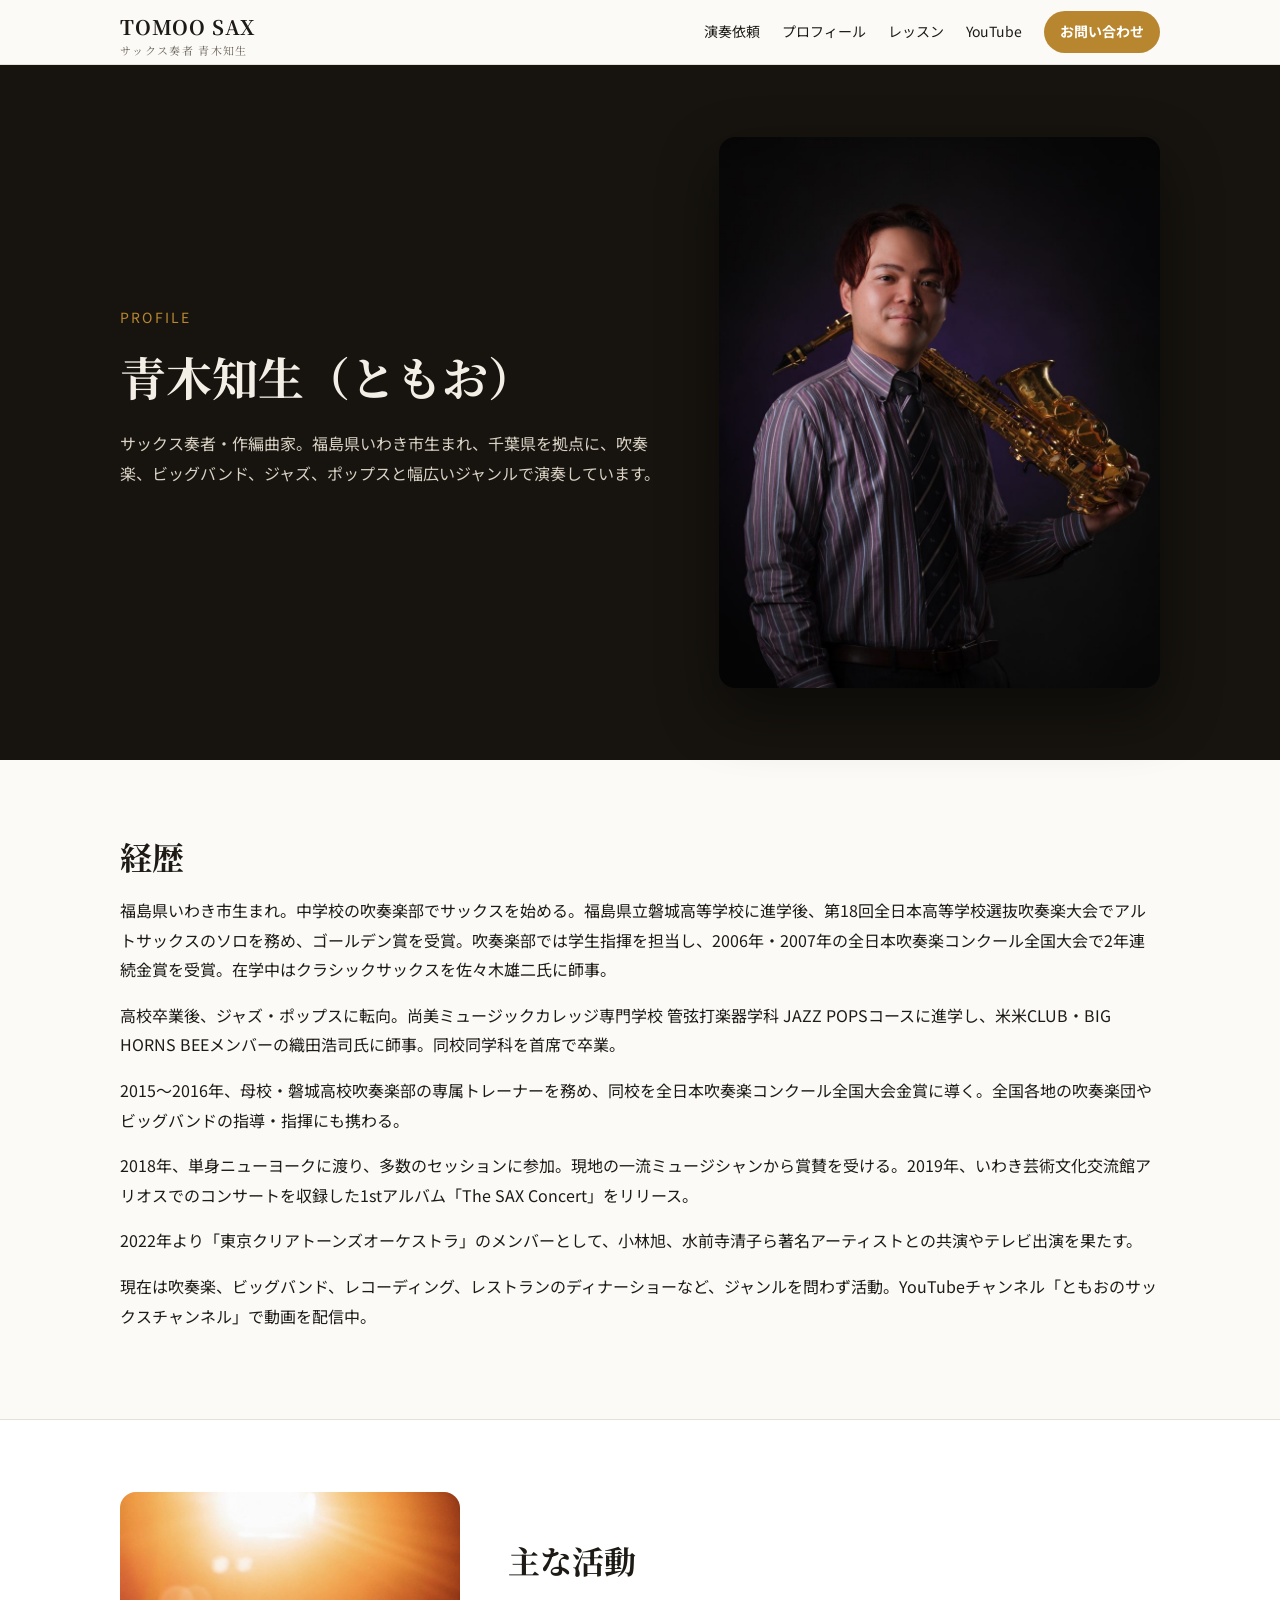
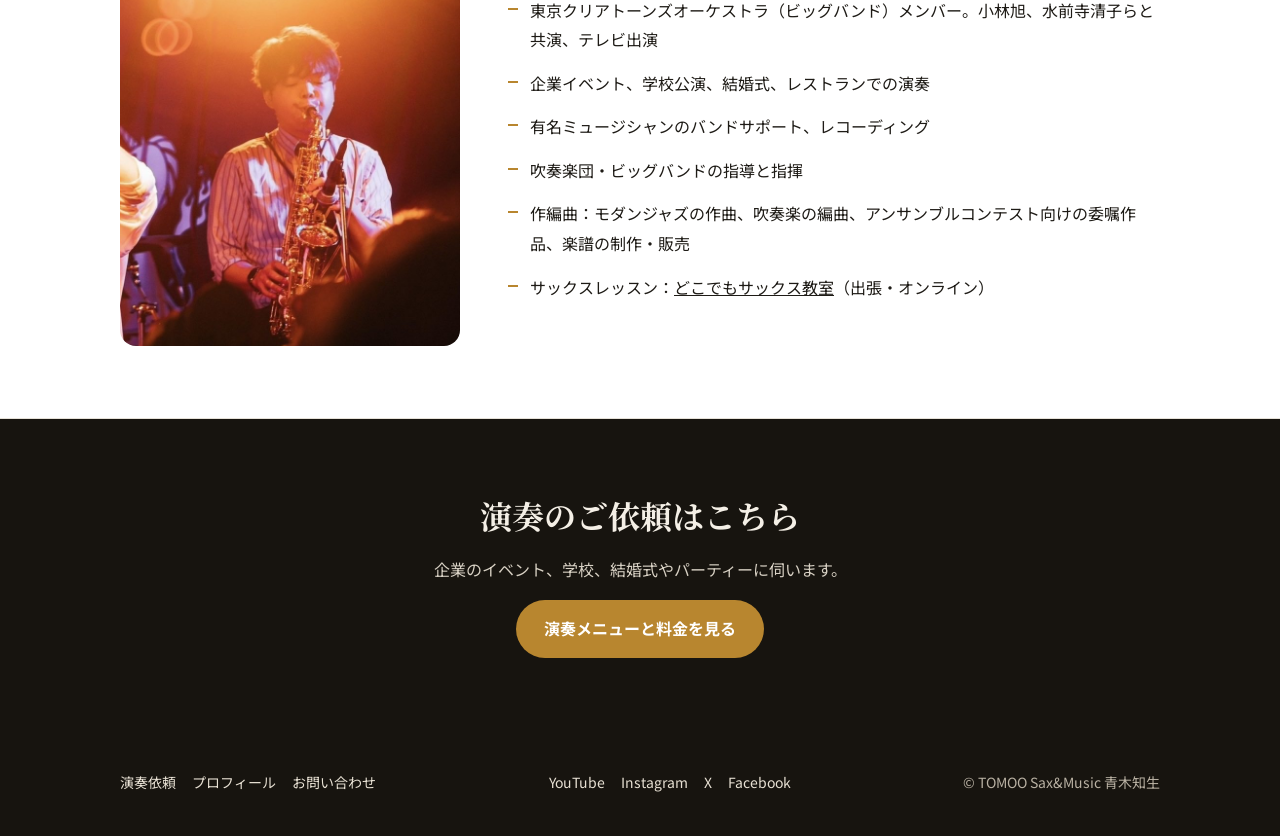
<file: profile.html>
<!doctype html>
<html lang="ja">
<head>
<meta charset="utf-8">
<meta name="viewport" content="width=device-width, initial-scale=1">
<title>プロフィール｜サックス奏者 青木知生（ともお）</title>
<meta name="description" content="サックス奏者・作編曲家 青木知生（ともお）の経歴と主な活動。">
<link rel="preconnect" href="https://fonts.googleapis.com">
<link href="https://fonts.googleapis.com/css2?family=Noto+Sans+JP:wght@400;500;700&family=Noto+Serif+JP:wght@700&display=swap" rel="stylesheet">
<link rel="stylesheet" href="assets/style.css?v=20261027b">
</head>
<body>

<header class="site-header">
  <div class="wrap">
    <a class="logo" href="index.html">TOMOO SAX<small>サックス奏者 青木知生</small></a>
    <button class="nav-toggle" aria-label="メニュー" onclick="document.querySelector('.nav').classList.toggle('open')">MENU</button>
    <nav class="nav">
      <a href="play.html">演奏依頼</a>
      <a href="profile.html">プロフィール</a>
      <a href="https://peraichi.com/landing_pages/view/dokodemo-s-sax/" target="_blank" rel="noopener">レッスン</a>
      <a href="https://www.youtube.com/@tomoosax" target="_blank" rel="noopener">YouTube</a>
      <a class="btn" href="contact.html">お問い合わせ</a>
    </nav>
  </div>
</header>

<div class="hero with-photo">
  <div class="wrap">
    <div>
    <p class="eyebrow">PROFILE</p>
    <h1>青木知生（ともお）</h1>
    <p class="lead">サックス奏者・作編曲家。福島県いわき市生まれ、千葉県を拠点に、吹奏楽、ビッグバンド、ジャズ、ポップスと幅広いジャンルで演奏しています。</p>
    </div>
    <div class="hero-photo face-top"><img src="assets/img/portrait.jpg" alt="アルトサックスを肩にかけた青木知生のポートレート"></div>
  </div>
</div>

<section>
  <div class="wrap">
    <h2>経歴</h2>
    <p>福島県いわき市生まれ。中学校の吹奏楽部でサックスを始める。福島県立磐城高等学校に進学後、第18回全日本高等学校選抜吹奏楽大会でアルトサックスのソロを務め、ゴールデン賞を受賞。吹奏楽部では学生指揮を担当し、2006年・2007年の全日本吹奏楽コンクール全国大会で2年連続金賞を受賞。在学中はクラシックサックスを佐々木雄二氏に師事。</p>
    <p>高校卒業後、ジャズ・ポップスに転向。尚美ミュージックカレッジ専門学校 管弦打楽器学科 JAZZ POPSコースに進学し、米米CLUB・BIG HORNS BEEメンバーの織田浩司氏に師事。同校同学科を首席で卒業。</p>
    <p>2015〜2016年、母校・磐城高校吹奏楽部の専属トレーナーを務め、同校を全日本吹奏楽コンクール全国大会金賞に導く。全国各地の吹奏楽団やビッグバンドの指導・指揮にも携わる。</p>
    <p>2018年、単身ニューヨークに渡り、多数のセッションに参加。現地の一流ミュージシャンから賞賛を受ける。2019年、いわき芸術文化交流館アリオスでのコンサートを収録した1stアルバム「The SAX Concert」をリリース。</p>
    <p>2022年より「東京クリアトーンズオーケストラ」のメンバーとして、小林旭、水前寺清子ら著名アーティストとの共演やテレビ出演を果たす。</p>
    <p>現在は吹奏楽、ビッグバンド、レコーディング、レストランのディナーショーなど、ジャンルを問わず活動。YouTubeチャンネル「ともおのサックスチャンネル」で動画を配信中。</p>
  </div>
</section>

<section class="alt">
  <div class="wrap">
<div class="split">
      <div class="portrait"><img src="assets/img/live.jpg" alt="ライブハウスでアルトサックスを演奏する青木知生" loading="lazy"></div>
      <div>
    <h2>主な活動</h2>
    <ul class="highlights">
      <li>東京クリアトーンズオーケストラ（ビッグバンド）メンバー。小林旭、水前寺清子らと共演、テレビ出演</li>
      <li>企業イベント、学校公演、結婚式、レストランでの演奏</li>
      <li>有名ミュージシャンのバンドサポート、レコーディング</li>
      <li>吹奏楽団・ビッグバンドの指導と指揮</li>
      <li>作編曲：モダンジャズの作曲、吹奏楽の編曲、アンサンブルコンテスト向けの委嘱作品、楽譜の制作・販売</li>
      <li>サックスレッスン：<a href="https://peraichi.com/landing_pages/view/dokodemo-s-sax/" target="_blank" rel="noopener">どこでもサックス教室</a>（出張・オンライン）</li>
    </ul>
        </div>
    </div>
  </div>
</section>

<section class="cta">
  <div class="wrap">
    <h2>演奏のご依頼はこちら</h2>
    <p>企業のイベント、学校、結婚式やパーティーに伺います。</p>
    <a class="btn" href="play.html">演奏メニューと料金を見る</a>
  </div>
</section>

<footer class="site-footer">
  <div class="wrap">
    <div>
      <a href="play.html">演奏依頼</a><a href="profile.html">プロフィール</a><a href="contact.html">お問い合わせ</a>
    </div>
    <div>
      <a href="https://www.youtube.com/@tomoosax" target="_blank" rel="noopener">YouTube</a><a href="https://www.instagram.com/tomoosax">Instagram</a><a href="https://twitter.com/tomooaokisax">X</a><a href="https://www.facebook.com/tomoo.april">Facebook</a>
    </div>
    <div>© TOMOO Sax&amp;Music 青木知生</div>
  </div>
</footer>

</body>
</html>
</file>
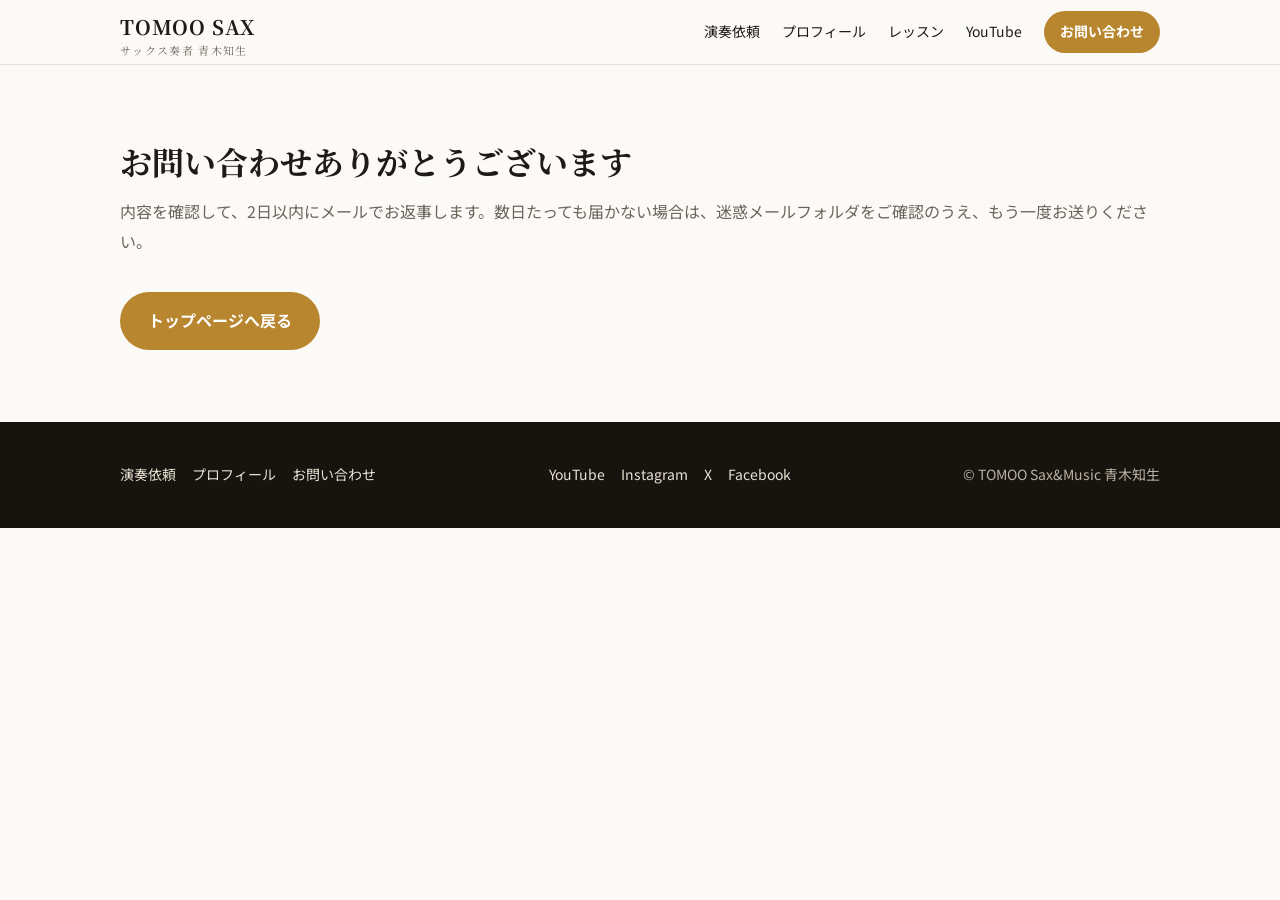
<file: thanks.html>
<!doctype html>
<html lang="ja">
<head>
<meta charset="utf-8">
<meta name="viewport" content="width=device-width, initial-scale=1">
<title>送信しました｜サックス奏者 青木知生（ともお）</title>
<meta name="robots" content="noindex">
<meta name="description" content="演奏のご依頼、レッスン、ご質問はこちらから。2日以内にお返事します。">
<link rel="preconnect" href="https://fonts.googleapis.com">
<link href="https://fonts.googleapis.com/css2?family=Noto+Sans+JP:wght@400;500;700&family=Noto+Serif+JP:wght@700&display=swap" rel="stylesheet">
<link rel="stylesheet" href="assets/style.css?v=20261027b">
</head>
<body>

<header class="site-header">
  <div class="wrap">
    <a class="logo" href="index.html">TOMOO SAX<small>サックス奏者 青木知生</small></a>
    <button class="nav-toggle" aria-label="メニュー" onclick="document.querySelector('.nav').classList.toggle('open')">MENU</button>
    <nav class="nav">
      <a href="play.html">演奏依頼</a>
      <a href="profile.html">プロフィール</a>
      <a href="https://peraichi.com/landing_pages/view/dokodemo-s-sax/" target="_blank" rel="noopener">レッスン</a>
      <a href="https://www.youtube.com/@tomoosax" target="_blank" rel="noopener">YouTube</a>
      <a class="btn" href="contact.html">お問い合わせ</a>
    </nav>
  </div>
</header>

<section>
  <div class="wrap">
    <h2>お問い合わせありがとうございます</h2>
    <p class="sub">内容を確認して、2日以内にメールでお返事します。数日たっても届かない場合は、迷惑メールフォルダをご確認のうえ、もう一度お送りください。</p>
    <a class="btn" href="index.html">トップページへ戻る</a>
  </div>
</section>

<footer class="site-footer">
  <div class="wrap">
    <div>
      <a href="play.html">演奏依頼</a><a href="profile.html">プロフィール</a><a href="contact.html">お問い合わせ</a>
    </div>
    <div>
      <a href="https://www.youtube.com/@tomoosax" target="_blank" rel="noopener">YouTube</a><a href="https://www.instagram.com/tomoosax">Instagram</a><a href="https://twitter.com/tomooaokisax">X</a><a href="https://www.facebook.com/tomoo.april">Facebook</a>
    </div>
    <div>© TOMOO Sax&amp;Music 青木知生</div>
  </div>
</footer>

</body>
</html>
</file>
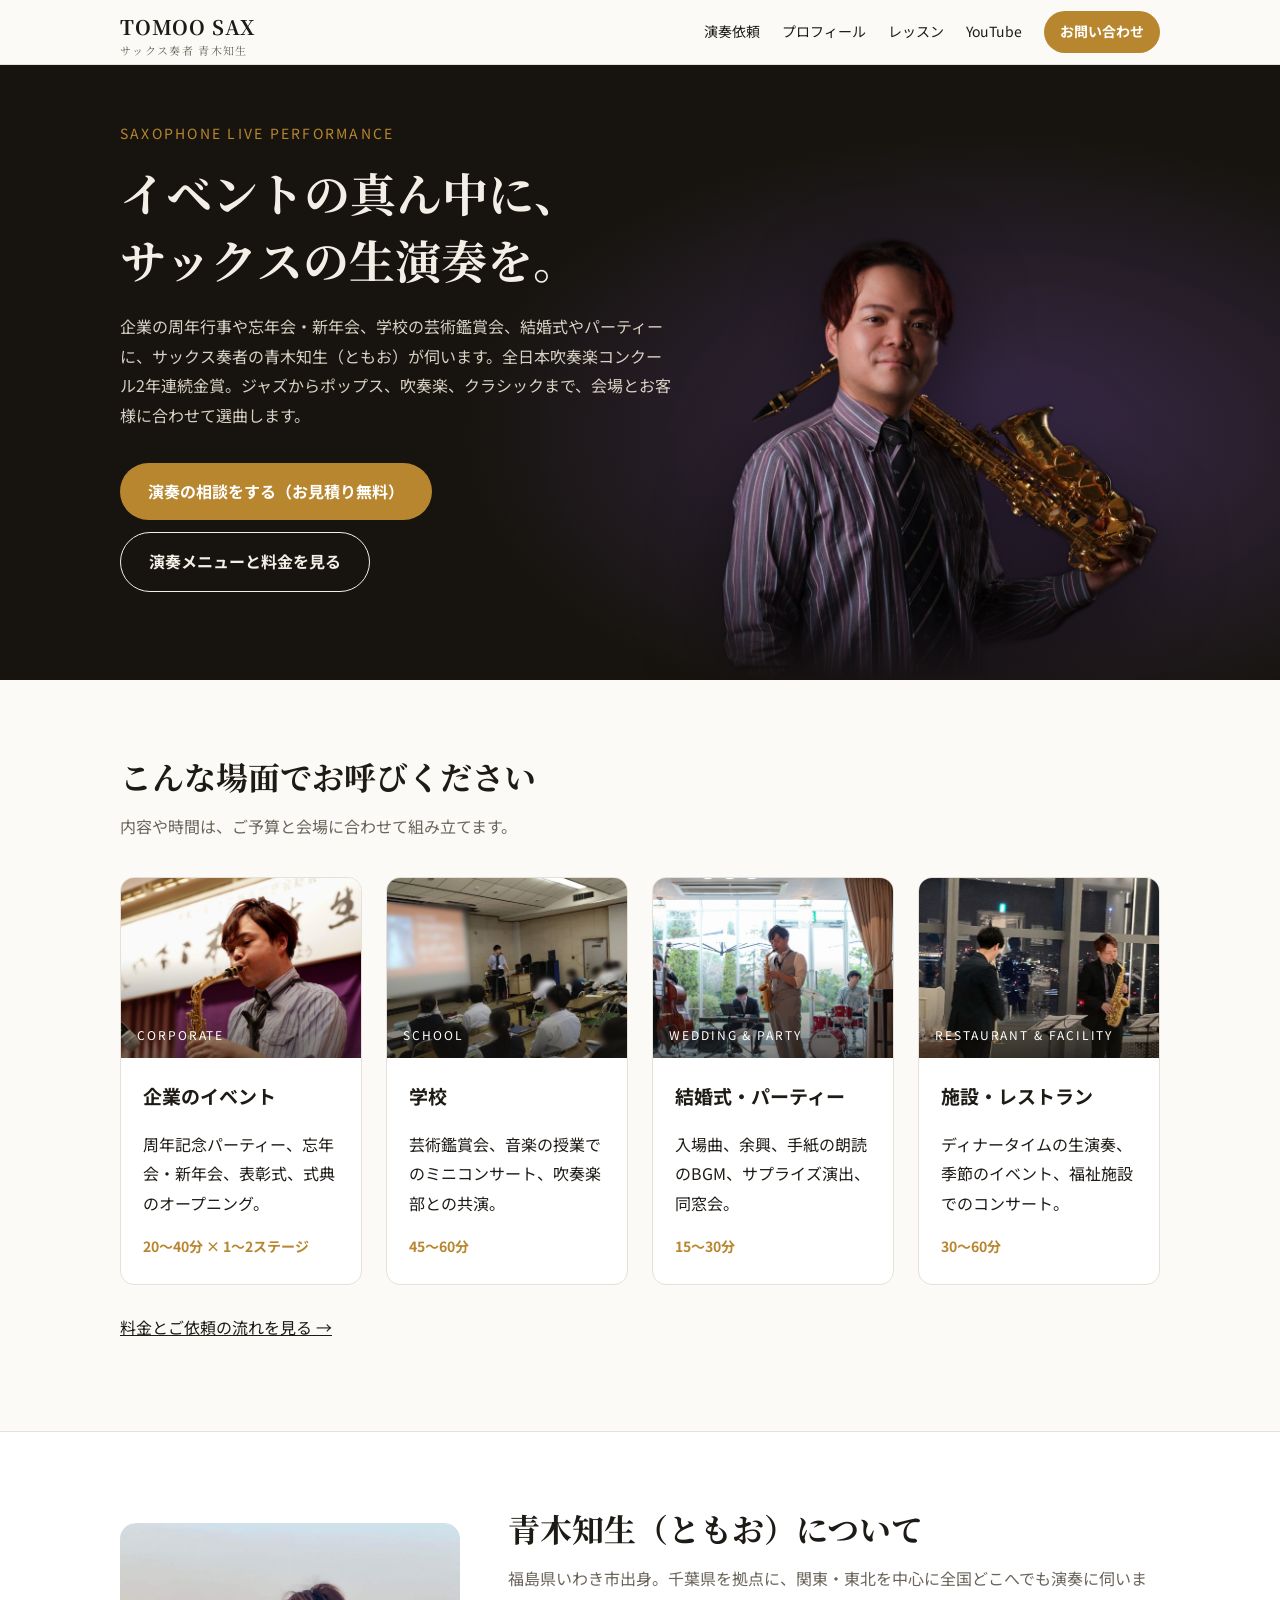
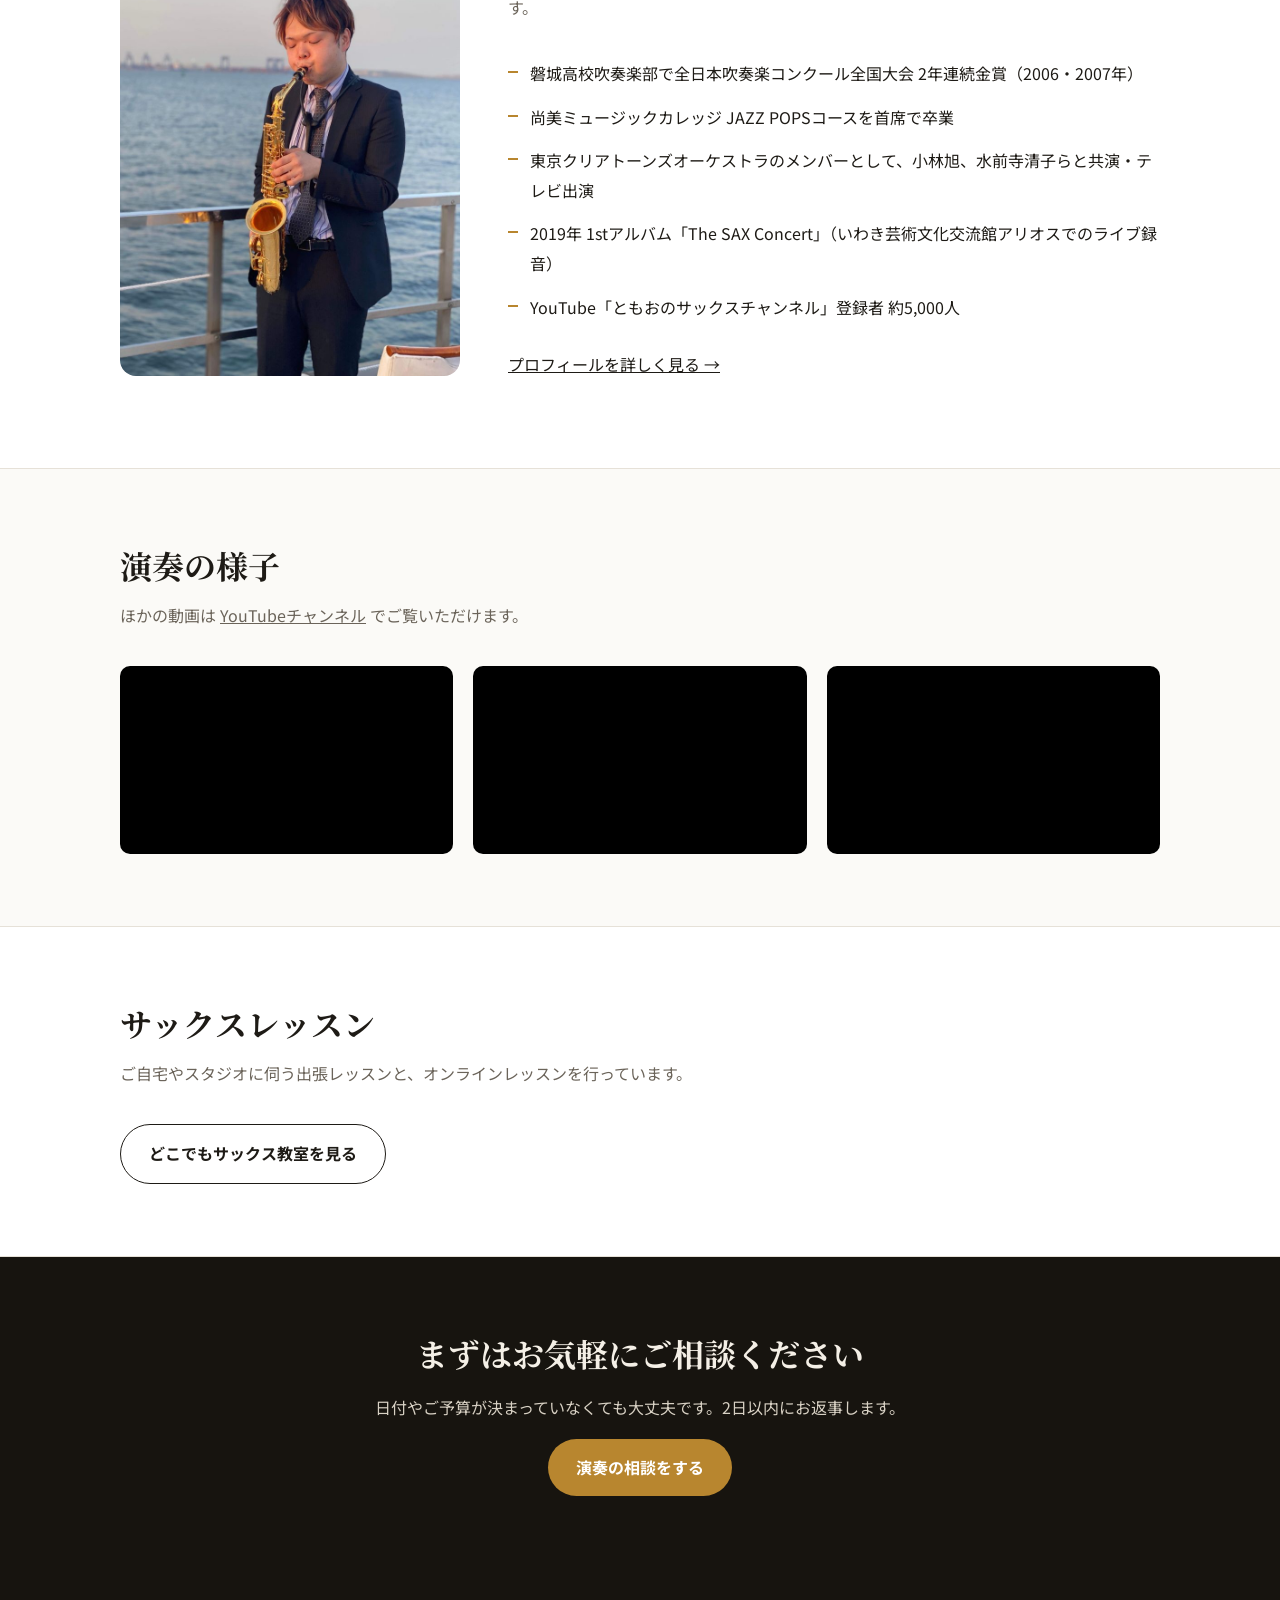
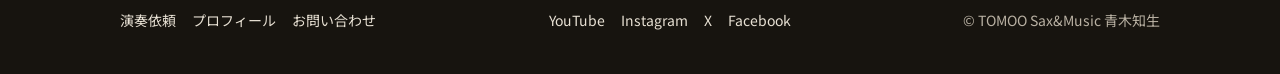
<file: video.html>
<!doctype html>
<html lang="ja"><head><meta charset="utf-8">
<title>ページは移動しました｜サックス奏者 青木知生（ともお）</title>
<link rel="canonical" href="https://tomoosax.com/">
<meta http-equiv="refresh" content="0; url=index.html">
</head><body><p><a href="index.html">トップページへ移動します</a></p></body></html>
</file>
<file: assets/style.css>
:root {
  --bg: #fbfaf7;
  --surface: #ffffff;
  --ink: #1e1b16;
  --muted: #6b645a;
  --line: #e6e1d8;
  --accent: #b8862f;
  --accent-ink: #ffffff;
  --dark: #17140f;
  --max: 1080px;
}

* { box-sizing: border-box; }

html { scroll-behavior: smooth; }

body {
  margin: 0;
  background: var(--bg);
  color: var(--ink);
  font-family: "Noto Sans JP", "Hiragino Sans", "Yu Gothic", sans-serif;
  font-size: 16px;
  line-height: 1.85;
}

img, iframe { max-width: 100%; }

a { color: inherit; }

.wrap { max-width: var(--max); margin: 0 auto; padding: 0 20px; }

/* ヘッダー */
.site-header {
  position: sticky; top: 0; z-index: 10;
  background: rgba(251, 250, 247, 0.95);
  border-bottom: 1px solid var(--line);
  backdrop-filter: blur(6px);
}
.site-header .wrap {
  display: flex; align-items: center; justify-content: space-between;
  gap: 16px; height: 64px;
}
.logo {
  font-family: "Noto Serif JP", serif;
  font-weight: 700; font-size: 20px; letter-spacing: 0.04em;
  text-decoration: none;
}
.logo small { display: block; font-size: 11px; color: var(--muted); font-weight: 400; letter-spacing: 0.12em; line-height: 1; }
.nav { display: flex; gap: 22px; align-items: center; font-size: 14px; }
.nav a { text-decoration: none; }
.nav a:hover { color: var(--accent); }
.nav .btn { padding: 8px 16px; font-size: 14px; }
.nav-toggle { display: none; }

@media (max-width: 760px) {
  .nav { display: none; position: absolute; top: 64px; left: 0; right: 0;
    flex-direction: column; align-items: stretch; gap: 0;
    background: var(--bg); border-bottom: 1px solid var(--line); padding: 8px 20px 16px; }
  .nav a { padding: 10px 0; border-bottom: 1px solid var(--line); }
  .nav .btn { margin-top: 12px; text-align: center; border-bottom: 0; }
  .nav.open { display: flex; }
  .nav-toggle { display: block; background: none; border: 1px solid var(--line);
    border-radius: 6px; padding: 6px 12px; font: inherit; font-size: 14px; cursor: pointer; }
}

/* ボタン */
.btn {
  display: inline-block; text-decoration: none;
  background: var(--accent); color: var(--accent-ink);
  padding: 14px 28px; border-radius: 999px; font-weight: 700;
  border: 0; cursor: pointer; font: inherit; font-weight: 700;
}
.btn:hover { filter: brightness(1.08); }
.btn.ghost { background: transparent; color: inherit; border: 1px solid currentColor; }

/* ヒーロー */
.hero {
  background: var(--dark); color: #f4efe6;
  padding: 96px 0 88px;
}
.hero .eyebrow { color: var(--accent); font-size: 14px; letter-spacing: 0.16em; margin: 0 0 12px; }
.hero h1 {
  font-family: "Noto Serif JP", serif;
  font-size: clamp(28px, 5vw, 46px); line-height: 1.45; margin: 0 0 20px;
}
.hero p.lead { max-width: 640px; color: #d8d1c4; margin: 0 0 32px; }
.hero .actions { display: flex; gap: 12px; flex-wrap: wrap; }

/* セクション */
section { padding: 72px 0; }
section.alt { background: var(--surface); border-top: 1px solid var(--line); border-bottom: 1px solid var(--line); }
h2 {
  font-family: "Noto Serif JP", serif;
  font-size: clamp(24px, 3.6vw, 32px); line-height: 1.5; margin: 0 0 12px;
}
h2 + .sub { color: var(--muted); margin: 0 0 36px; }
h3 { font-size: 19px; margin: 0 0 8px; }

.grid { display: grid; gap: 20px; grid-template-columns: repeat(auto-fit, minmax(240px, 1fr)); }

.card {
  background: var(--surface); border: 1px solid var(--line);
  border-radius: 12px; padding: 24px;
}
section.alt .card { background: var(--bg); }
.card p { margin: 0 0 12px; }
.card .meta { color: var(--muted); font-size: 14px; margin: 0; }

.highlights { list-style: none; padding: 0; margin: 0; display: grid; gap: 14px; }
.highlights li { padding-left: 22px; position: relative; }
.highlights li::before { content: ""; position: absolute; left: 0; top: 0.75em;
  width: 10px; height: 2px; background: var(--accent); }

table.price { width: 100%; border-collapse: collapse; background: var(--surface); border-radius: 12px; overflow: hidden; }
table.price th, table.price td { text-align: left; padding: 16px 20px; border-bottom: 1px solid var(--line); vertical-align: top; }
table.price th { width: 55%; font-weight: 500; }
table.price td { font-weight: 700; }
.note { color: var(--muted); font-size: 14px; }

.video-grid { display: grid; gap: 20px; grid-template-columns: repeat(auto-fit, minmax(300px, 1fr)); }
.video { position: relative; aspect-ratio: 16 / 9; border-radius: 10px; overflow: hidden; background: #000; }
.video iframe { position: absolute; inset: 0; width: 100%; height: 100%; border: 0; }

ol.steps { counter-reset: s; list-style: none; padding: 0; margin: 0; display: grid; gap: 16px; }
ol.steps li { counter-increment: s; padding-left: 52px; position: relative; }
ol.steps li::before {
  content: counter(s); position: absolute; left: 0; top: 0;
  width: 36px; height: 36px; border-radius: 50%;
  background: var(--accent); color: var(--accent-ink);
  display: grid; place-items: center; font-weight: 700;
}

details { border-bottom: 1px solid var(--line); padding: 16px 0; }
details summary { cursor: pointer; font-weight: 700; }
details p { margin: 10px 0 0; color: var(--muted); }

.cta {
  background: var(--dark); color: #f4efe6; text-align: center;
}
.cta p { color: #d8d1c4; }

.todo { background: #fff3cd; color: #6b4e00; padding: 0 4px; border-radius: 3px; }

/* フォーム */
form.contact { display: grid; gap: 18px; max-width: 680px; }
form.contact label { display: grid; gap: 6px; font-weight: 700; font-size: 15px; }
form.contact label span.opt { color: var(--muted); font-weight: 400; font-size: 13px; }
form.contact input, form.contact select, form.contact textarea {
  font: inherit; padding: 12px 14px; border: 1px solid var(--line); border-radius: 8px; background: var(--surface); width: 100%;
}
form.contact textarea { min-height: 140px; }
.row2 { display: grid; gap: 18px; grid-template-columns: 1fr 1fr; }
@media (max-width: 600px) { .row2 { grid-template-columns: 1fr; } }

/* フッター */
.site-footer { background: var(--dark); color: #b9b1a3; padding: 40px 0; font-size: 14px; }
.site-footer .wrap { display: flex; flex-wrap: wrap; gap: 20px; justify-content: space-between; }
.site-footer a { color: #e8e1d4; text-decoration: none; margin-right: 16px; }

/* 場面カード（写真つき） */
.scenes { display: grid; gap: 24px; grid-template-columns: repeat(auto-fit, minmax(240px, 1fr)); }
.scene {
  background: var(--surface); border: 1px solid var(--line); border-radius: 14px;
  overflow: hidden; display: flex; flex-direction: column;
  transition: transform .2s ease, box-shadow .2s ease;
}
.scene:hover { transform: translateY(-4px); box-shadow: 0 14px 32px rgba(23, 20, 15, 0.12); }
.scene .photo {
  position: relative; aspect-ratio: 4 / 3;
  background-size: cover; background-position: center;
  display: grid; place-items: center;
}
.scene .photo::after {
  content: ""; position: absolute; inset: 0;
  background: linear-gradient(180deg, rgba(23,20,15,0) 45%, rgba(23,20,15,0.55) 100%);
}
.scene .photo svg { width: 64px; height: 64px; stroke: #f4efe6; opacity: .9; position: relative; z-index: 0; }
.scene .photo.has-img svg { display: none; }
.scene .tag {
  position: absolute; left: 16px; bottom: 12px; z-index: 1;
  color: #fff; font-size: 12px; letter-spacing: .16em;
}
.scene .body { padding: 20px 22px 24px; display: flex; flex-direction: column; gap: 8px; flex: 1; }
.scene .body p { margin: 0; }
.scene .body .meta { margin-top: auto; padding-top: 8px; color: var(--accent); font-size: 14px; font-weight: 700; }
.photo.corp   { background-image: url(img/scene-dosokai.jpg), linear-gradient(135deg, #2b2418, #8a6424); }
.photo.school { background-image: url(img/scene-school.jpg),    linear-gradient(135deg, #1f2b33, #4f7a8a); }
.photo.wed    { background-image: url(img/scene-wedding.jpg),   linear-gradient(135deg, #3a2430, #b08a8f); }
.photo.rest   { background-image: url(img/scene-restaurant.jpg),linear-gradient(135deg, #1d2620, #6b7a4a); }

/* 写真つきレイアウト */
.hero.with-photo .wrap { display: grid; grid-template-columns: 1.25fr 1fr; gap: 48px; align-items: center; }
.hero-photo { border-radius: 16px; overflow: hidden; aspect-ratio: 4 / 5; box-shadow: 0 24px 60px rgba(0,0,0,.45); }
.hero-photo img { width: 100%; height: 100%; object-fit: cover; display: block; }
.hero.with-photo { padding: 72px 0; }
.split { display: grid; grid-template-columns: 340px 1fr; gap: 48px; align-items: center; }
.split .portrait { border-radius: 16px; overflow: hidden; aspect-ratio: 3 / 4; }
.split .portrait img { width: 100%; height: 100%; object-fit: cover; object-position: center 20%; display: block; }
@media (max-width: 860px) {
  .hero.with-photo .wrap, .split { grid-template-columns: 1fr; gap: 32px; }
  .hero.with-photo { padding: 48px 0 56px; }
  .hero-photo { aspect-ratio: 4 / 3; }
  .hero-photo img { object-position: center 35%; }
  .split .portrait { max-width: 340px; }
}
.split.wide { grid-template-columns: 1fr 1fr; align-items: start; }
.split.wide .portrait { aspect-ratio: 3 / 2; }
@media (max-width: 860px) { .split.wide { grid-template-columns: 1fr; } .split.wide .portrait { max-width: none; } }
.hero-photo.face-top img, .hero-photo.face-top img { object-position: center 12%; }
@media (max-width: 860px) { .hero-photo.face-top { aspect-ratio: 4 / 5; } .hero-photo.face-top img { object-position: center 10%; } }

/* 写真ギャラリー */
.gallery { display: grid; gap: 16px; grid-template-columns: repeat(3, 1fr); margin: 0 0 32px; }
.gallery figure { margin: 0; position: relative; border-radius: 12px; overflow: hidden; aspect-ratio: 1; }
.gallery img { width: 100%; height: 100%; object-fit: cover; display: block; transition: transform .4s ease; }
.gallery figure:hover img { transform: scale(1.04); }
.gallery figcaption { position: absolute; left: 0; right: 0; bottom: 0; padding: 28px 14px 12px;
  color: #fff; font-size: 13px; background: linear-gradient(180deg, rgba(0,0,0,0), rgba(0,0,0,.6)); }
@media (max-width: 600px) { .gallery { grid-template-columns: 1fr 1fr; } .gallery figure:first-child { grid-column: 1 / -1; aspect-ratio: 4 / 3; } }

/* お問い合わせ（ステップ式） */
.contact-page { background: var(--bg); }
.wrap.narrow { max-width: 760px; }
.eyebrow-dark { color: var(--accent); font-size: 13px; letter-spacing: .18em; margin: 0 0 6px; }
form.contact { max-width: none; gap: 28px; }
form.contact .step {
  border: 1px solid var(--line); border-radius: 16px; background: var(--surface);
  padding: 28px 28px 30px; margin: 0; display: grid; gap: 22px;
  animation: fadeUp .35s ease;
}
form.contact .step[hidden] { display: none; }
@keyframes fadeUp { from { opacity: 0; transform: translateY(8px); } to { opacity: 1; transform: none; } }
form.contact legend {
  float: left; width: 100%; padding: 0; margin: 0 0 4px;
  display: flex; align-items: center; gap: 12px; font-weight: 700; font-size: 18px;
}
form.contact legend + * { clear: both; }
.num {
  width: 30px; height: 30px; border-radius: 50%; flex: none;
  background: var(--accent); color: #fff; display: grid; place-items: center; font-size: 15px;
}
.choice-grid { display: grid; gap: 14px; grid-template-columns: repeat(3, 1fr); }
@media (max-width: 640px) { .choice-grid { grid-template-columns: 1fr; } }
.choice { cursor: pointer; display: block; font-weight: 400 !important; }
.choice input { position: absolute; opacity: 0; pointer-events: none; }
.choice-body {
  display: grid; justify-items: center; text-align: center; gap: 6px;
  padding: 22px 14px; border: 1.5px solid var(--line); border-radius: 14px; background: var(--bg);
  transition: border-color .15s, background .15s, box-shadow .15s;
}
.choice-body svg { width: 30px; height: 30px; stroke: var(--accent); }
.choice-body strong { font-size: 16px; }
.choice-body small { color: var(--muted); font-size: 13px; }
.choice:hover .choice-body { border-color: var(--accent); }
.choice input:checked + .choice-body { border-color: var(--accent); background: #fbf3e4; box-shadow: 0 0 0 3px rgba(184,134,47,.18); }
.choice input:focus-visible + .choice-body { outline: 2px solid var(--accent); outline-offset: 2px; }
@media (max-width: 640px) {
  .choice-body { grid-template-columns: auto 1fr; justify-items: start; text-align: left; column-gap: 14px; padding: 16px 18px; }
  .choice-body svg { grid-row: span 2; }
}
form.contact .field { display: grid; gap: 8px; font-weight: 400; }
form.contact .field[hidden] { display: none; }
form.contact .label { font-weight: 700; font-size: 15px; }
form.contact .label em { font-style: normal; color: var(--muted); font-weight: 400; font-size: 13px; margin-left: 6px; }
form.contact .label b { color: #b3412f; font-size: 12px; font-weight: 700; margin-left: 6px; }
form.contact input, form.contact select, form.contact textarea { background: var(--bg); transition: border-color .15s, box-shadow .15s; }
form.contact input:focus, form.contact select:focus, form.contact textarea:focus { outline: none; border-color: var(--accent); box-shadow: 0 0 0 3px rgba(184,134,47,.18); background: #fff; }
.chips { display: flex; flex-wrap: wrap; gap: 10px; }
.chips label { cursor: pointer; }
.chips input { position: absolute; opacity: 0; pointer-events: none; }
.chips span {
  display: inline-block; padding: 9px 16px; border-radius: 999px; font-size: 14px;
  border: 1.5px solid var(--line); background: var(--bg); transition: all .15s;
}
.chips label:hover span { border-color: var(--accent); }
.chips input:checked + span { background: var(--accent); border-color: var(--accent); color: #fff; font-weight: 700; }
.chips input:focus-visible + span { outline: 2px solid var(--accent); outline-offset: 2px; }
.submit-row { display: grid; justify-items: center; gap: 8px; text-align: center; }
.submit-row[hidden] { display: none; }
.submit-row .btn { padding: 16px 48px; font-size: 16px; }
.choice, .chips label { position: relative; }
form.contact .choice input, form.contact .chips input { width: 1px; height: 1px; padding: 0; border: 0; left: 0; top: 0; }

/* トップ：切り抜き写真 */
.hero.cutout { padding: 56px 0 0; overflow: hidden;
  background: radial-gradient(60% 70% at 78% 60%, #3a2a4a 0%, rgba(58,42,74,0) 70%), var(--dark); }
.hero.cutout .wrap { align-items: end; }
.hero.cutout .wrap > div:first-child { padding-bottom: 88px; align-self: center; }
.hero-cutout img { display: block; width: 100%; max-width: 560px; height: auto; margin-left: auto;
  filter: drop-shadow(0 20px 40px rgba(0,0,0,.45)); }
@media (max-width: 860px) {
  .hero.cutout { padding-top: 40px; }
  .hero.cutout .wrap > div:first-child { padding-bottom: 0; }
  .hero-cutout img { max-width: 420px; margin: 0 auto; }
}

/* 料金カード */
.price-cards { display: grid; gap: 20px; grid-template-columns: 1.15fr 1fr 1fr; align-items: stretch; }
@media (max-width: 860px) { .price-cards { grid-template-columns: 1fr; } }
.price-card { background: var(--bg); border: 1px solid var(--line); border-radius: 16px; padding: 26px 24px; display: flex; flex-direction: column; gap: 8px; }
.price-card.main { background: var(--dark); color: #f4efe6; border-color: var(--dark); }
.pc-label { margin: 0; font-weight: 700; font-size: 15px; color: var(--accent); }
.pc-amount { margin: 0; font-family: "Noto Serif JP", serif; font-size: 38px; font-weight: 700; line-height: 1.2; }
.pc-amount span { font-family: "Noto Sans JP", sans-serif; font-size: 15px; font-weight: 500; margin-left: 4px; }
.pc-amount.small { font-size: 30px; }
.pc-desc { margin: 0; font-size: 14px; color: var(--muted); }
.price-card.main .pc-desc { color: #d8d1c4; }
.pc-example { margin: auto 0 0; padding-top: 10px; font-size: 13px; font-weight: 700; border-top: 1px dashed var(--line); }
.price-notes { margin: 24px 0 0; padding-left: 1.2em; color: var(--muted); font-size: 14px; display: grid; gap: 4px; }
</file>
